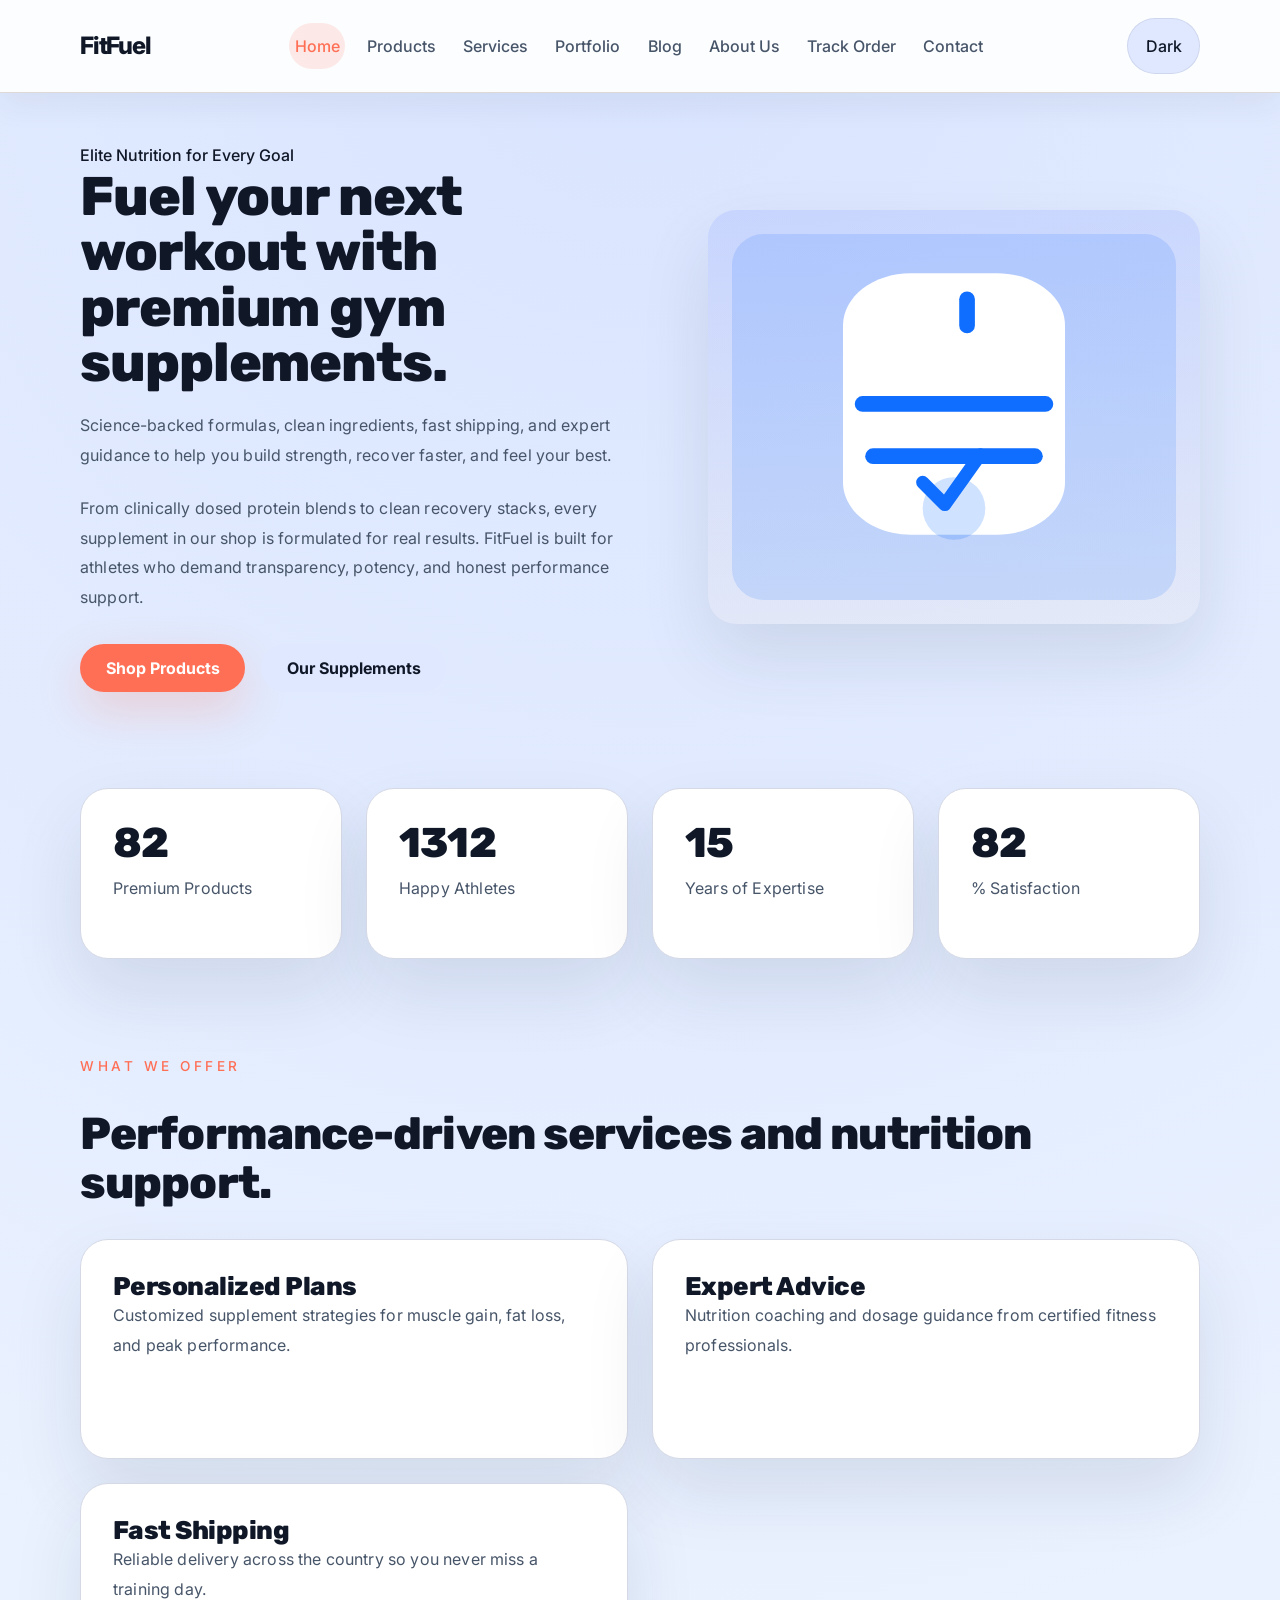
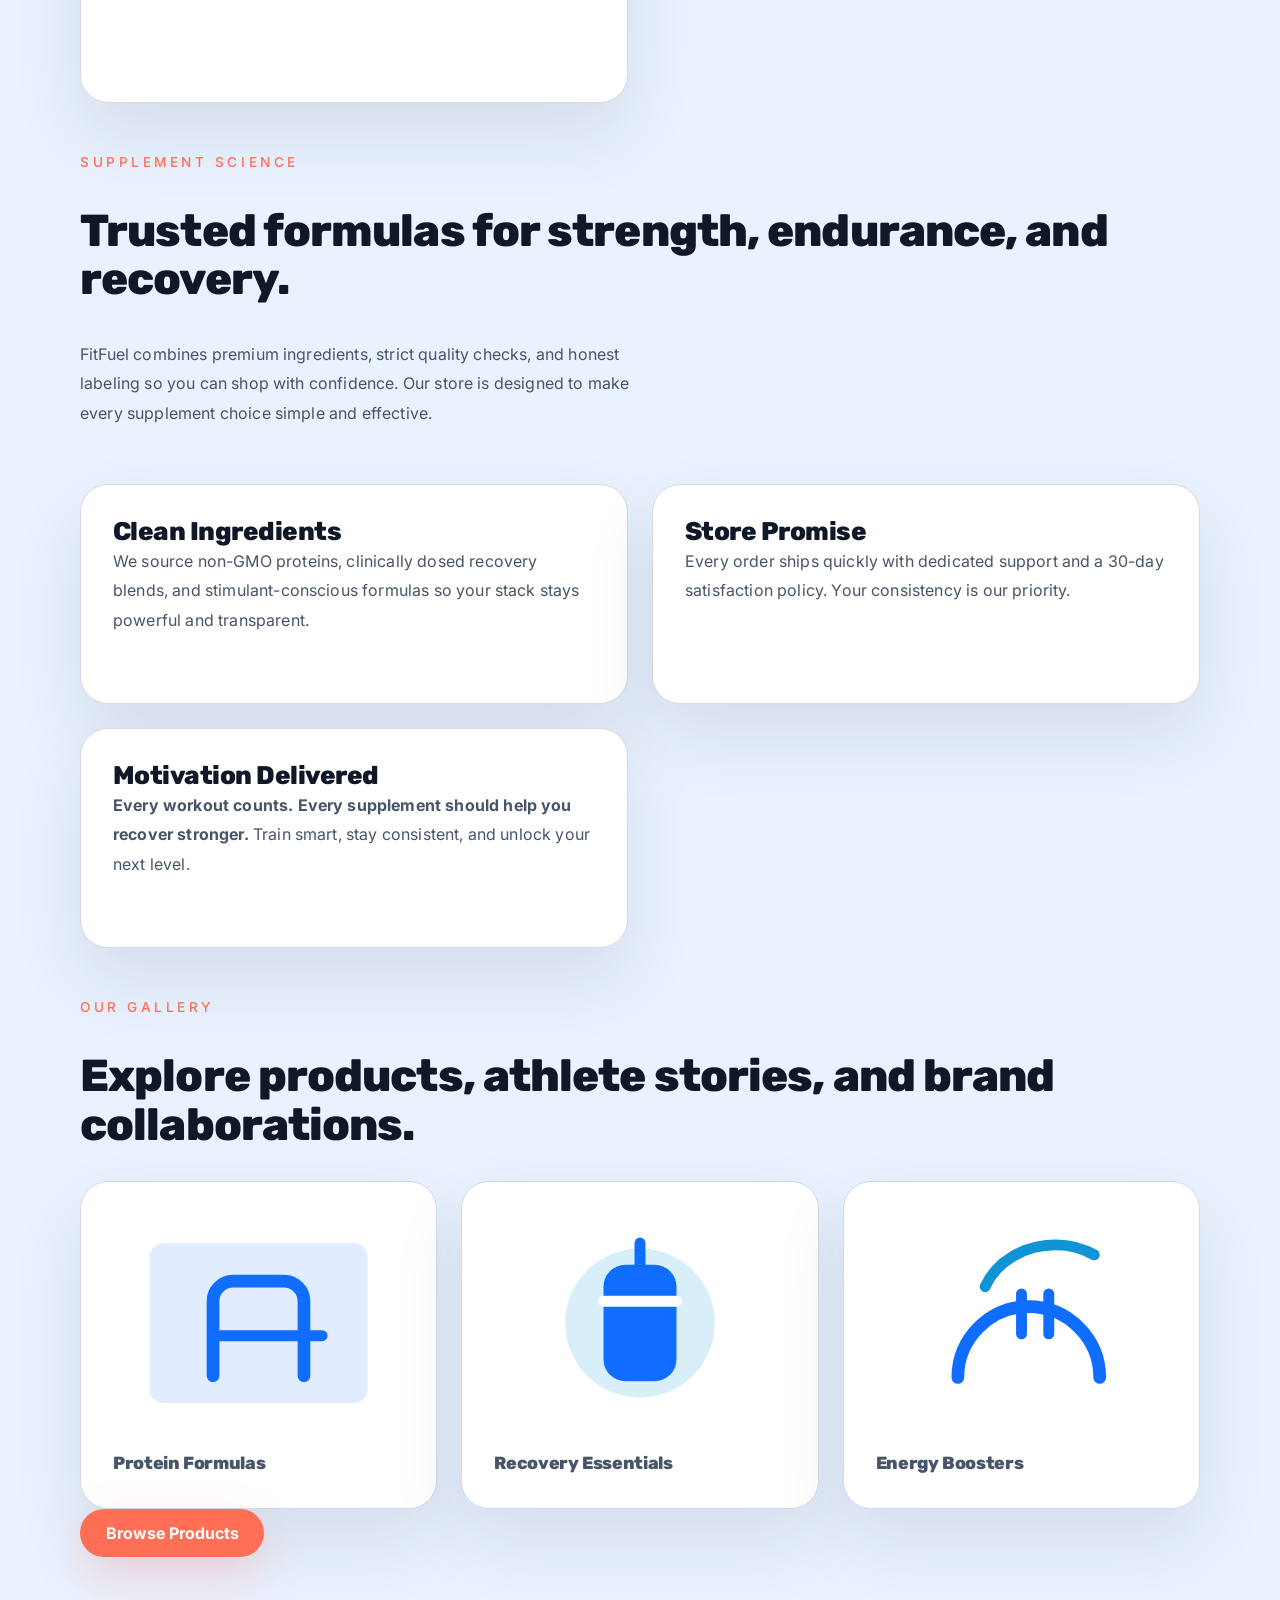
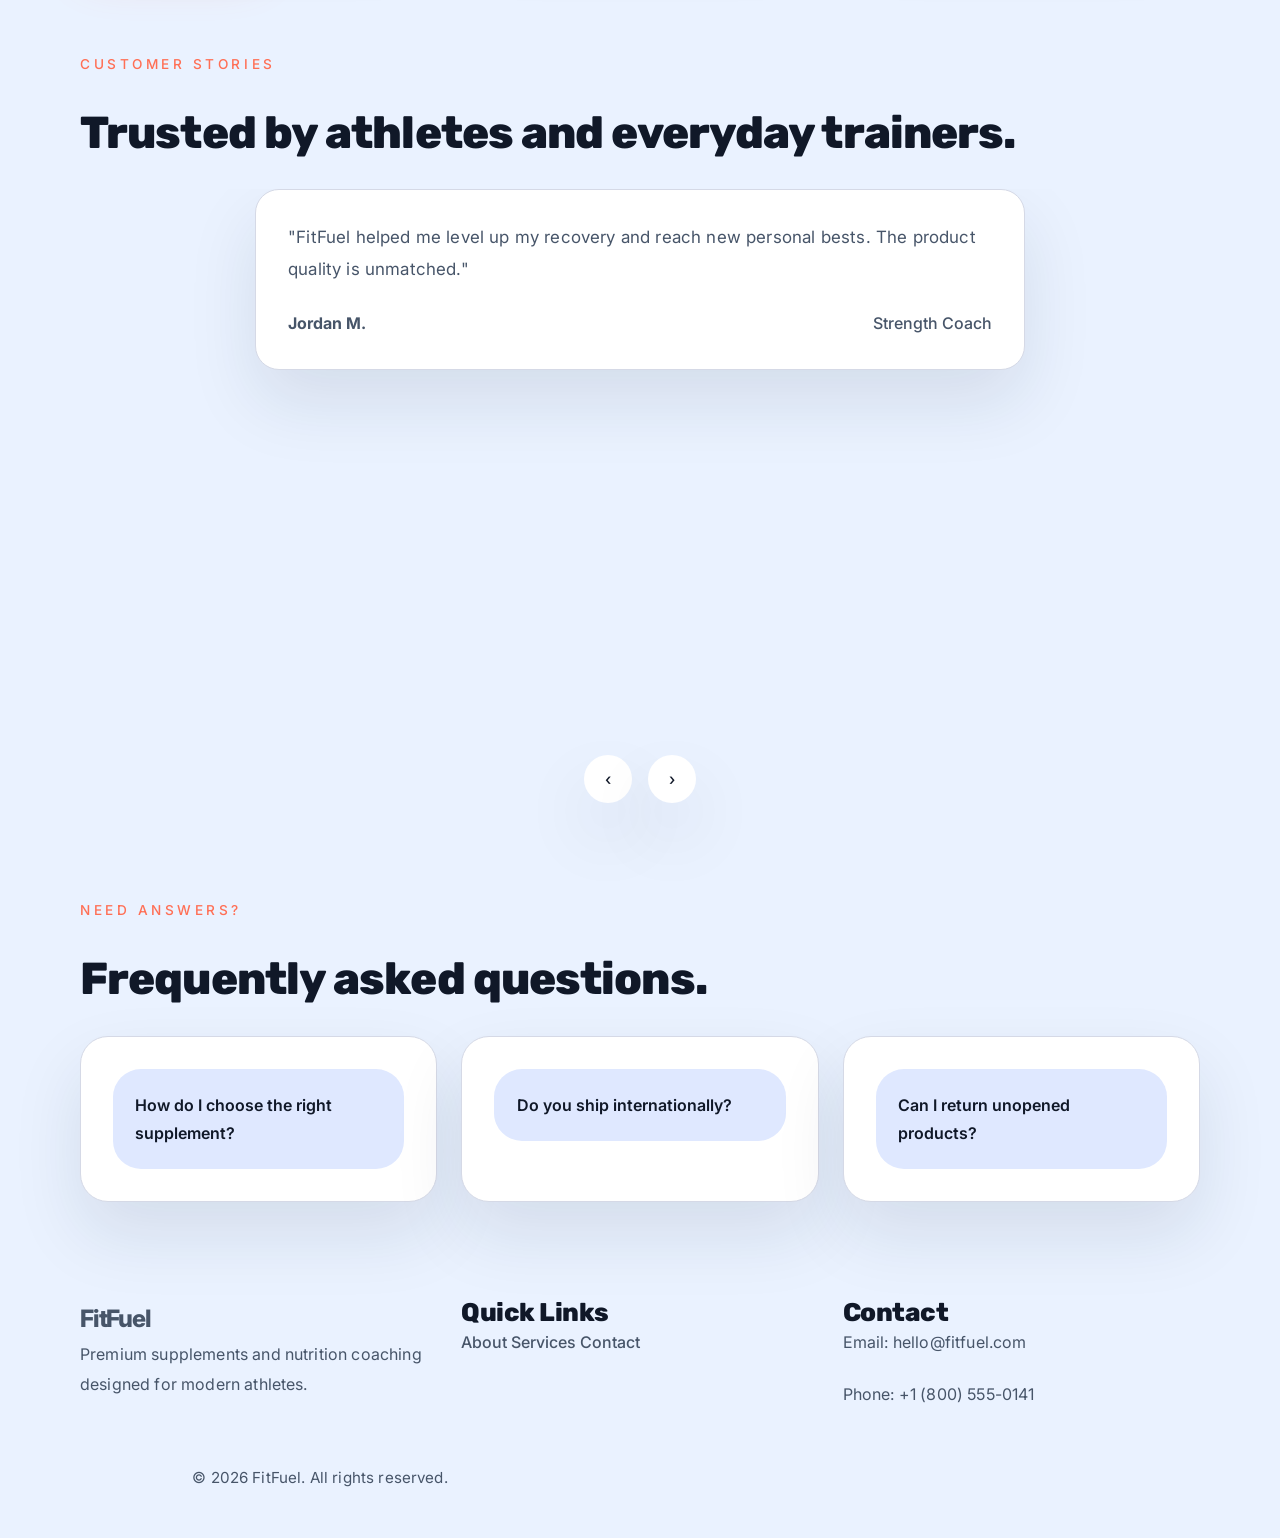
<file: index.html>
<!DOCTYPE html>
<html lang="en">
<head>
  <meta charset="UTF-8" />
  <meta name="viewport" content="width=device-width, initial-scale=1.0" />
  <title>Gym Supplements Store | Home</title>
  <meta name="description" content="Modern gym supplement store with premium supplements, expert advice, and lifestyle products." />
  <link rel="preconnect" href="https://fonts.googleapis.com" />
  <link rel="preconnect" href="https://fonts.gstatic.com" crossorigin />
  <link href="https://fonts.googleapis.com/css2?family=Inter:wght@400;500;600;700&family=Rubik:wght@500;600;700;800&display=swap" rel="stylesheet" />
  <link rel="stylesheet" href="css/style.css" />
  <link rel="stylesheet" href="css/responsive.css" />
</head>
<body data-page="home">
  <div class="page-loader" id="page-loader" aria-hidden="true">
    <div class="loader-ring"></div>
    <p>Loading premium fitness solutions...</p>
  </div>

  <header class="site-header" id="main-header">
    <div class="container header-inner">
      <a href="index.html" class="brand" aria-label="Gym Supplements Home">FitFuel</a>
      <button class="nav-toggle" aria-label="Toggle navigation" id="nav-toggle">
        <span></span><span></span><span></span>
      </button>
      <nav class="nav" id="site-nav" aria-label="Primary navigation">
        <a href="index.html" class="nav-link">Home</a>
        <a href="products.html" class="nav-link">Products</a>
        <a href="services.html" class="nav-link">Services</a>
        <a href="portfolio.html" class="nav-link">Portfolio</a>
        <a href="blog.html" class="nav-link">Blog</a>
        <a href="about.html" class="nav-link">About Us</a>
        <a href="track-order.html" class="nav-link">Track Order</a>
        <a href="contact.html" class="nav-link">Contact</a>
      </nav>
      <div class="header-actions">
        <button class="theme-toggle" id="theme-toggle" aria-label="Toggle dark mode">Dark</button>
      </div>
    </div>
  </header>

  <main>
    <section class="hero-section" id="hero">
      <div class="container hero-grid">
        <div class="hero-copy">
          <span class="eyebrow">Elite Nutrition for Every Goal</span>
          <h1>Fuel your next workout with premium gym supplements.</h1>
          <p>Science-backed formulas, clean ingredients, fast shipping, and expert guidance to help you build strength, recover faster, and feel your best.</p>
          <p>From clinically dosed protein blends to clean recovery stacks, every supplement in our shop is formulated for real results. FitFuel is built for athletes who demand transparency, potency, and honest performance support.</p>
          <div class="hero-actions">
            <a href="products.html" class="button button-primary">Shop Products</a>
            <a href="#features" class="button button-secondary">Our Supplements</a>
          </div>
        </div>
        <div class="hero-visual" aria-hidden="true">
          <img src="images/hero-shake.svg" alt="Fitness supplement shake illustration" />
        </div>
      </div>
    </section>

    <section class="stats-section reveal" id="features">
      <div class="container stats-grid">
        <article class="stat-card">
          <h2 class="counter" data-target="120">0</h2>
          <p>Premium Products</p>
        </article>
        <article class="stat-card">
          <h2 class="counter" data-target="2500">0</h2>
          <p>Happy Athletes</p>
        </article>
        <article class="stat-card">
          <h2 class="counter" data-target="15">0</h2>
          <p>Years of Expertise</p>
        </article>
        <article class="stat-card">
          <h2 class="counter" data-target="99">0</h2>
          <p>% Satisfaction</p>
        </article>
      </div>
    </section>

    <section class="service-preview reveal">
      <div class="container section-heading">
        <small>What we offer</small>
        <h2>Performance-driven services and nutrition support.</h2>
      </div>
      <div class="container cards-grid">
        <article class="feature-card">
          <h3>Personalized Plans</h3>
          <p>Customized supplement strategies for muscle gain, fat loss, and peak performance.</p>
        </article>
        <article class="feature-card">
          <h3>Expert Advice</h3>
          <p>Nutrition coaching and dosage guidance from certified fitness professionals.</p>
        </article>
        <article class="feature-card">
          <h3>Fast Shipping</h3>
          <p>Reliable delivery across the country so you never miss a training day.</p>
        </article>
      </div>
    </section>

    <section class="info-section reveal">
      <div class="container section-heading">
        <small>Supplement science</small>
        <h2>Trusted formulas for strength, endurance, and recovery.</h2>
        <p>FitFuel combines premium ingredients, strict quality checks, and honest labeling so you can shop with confidence. Our store is designed to make every supplement choice simple and effective.</p>
      </div>
      <div class="container cards-grid">
        <article class="feature-card">
          <h3>Clean Ingredients</h3>
          <p>We source non-GMO proteins, clinically dosed recovery blends, and stimulant-conscious formulas so your stack stays powerful and transparent.</p>
        </article>
        <article class="feature-card">
          <h3>Store Promise</h3>
          <p>Every order ships quickly with dedicated support and a 30-day satisfaction policy. Your consistency is our priority.</p>
        </article>
        <article class="feature-card">
          <h3>Motivation Delivered</h3>
          <p><strong>Every workout counts. Every supplement should help you recover stronger.</strong> Train smart, stay consistent, and unlock your next level.</p>
        </article>
      </div>
    </section>

    <section class="gallery-preview reveal" id="portfolio-preview">
      <div class="container section-heading">
        <small>Our gallery</small>
        <h2>Explore products, athlete stories, and brand collaborations.</h2>
      </div>
      <div class="container portfolio-grid">
        <article class="portfolio-item">
          <img src="images/portfolio1.svg" alt="Protein supplement bottle" />
          <h4>Protein Formulas</h4>
        </article>
        <article class="portfolio-item">
          <img src="images/portfolio2.svg" alt="Supplement capsules" />
          <h4>Recovery Essentials</h4>
        </article>
        <article class="portfolio-item">
          <img src="images/portfolio3.svg" alt="Pre-workout drink" />
          <h4>Energy Boosters</h4>
        </article>
      </div>
      <div class="container cta-row">
        <a href="products.html" class="button button-primary">Browse Products</a>
      </div>
    </section>

    <section class="testimonial-section reveal" id="testimonials">
      <div class="container section-heading">
        <small>Customer stories</small>
        <h2>Trusted by athletes and everyday trainers.</h2>
      </div>
      <div class="container testimonial-slider" id="testimonial-slider" aria-live="polite">
        <article class="testimonial-card active">
          <p>"FitFuel helped me level up my recovery and reach new personal bests. The product quality is unmatched."</p>
          <footer>
            <strong>Jordan M.</strong>
            <span>Strength Coach</span>
          </footer>
        </article>
        <article class="testimonial-card">
          <p>"The supplement plan was easy to follow and delivered results faster than I expected. Great customer service too."</p>
          <footer>
            <strong>Leah R.</strong>
            <span>Fitness Enthusiast</span>
          </footer>
        </article>
        <article class="testimonial-card">
          <p>"Clean ingredients, sharp branding, and fast shipping. I now recommend FitFuel to my training group."</p>
          <footer>
            <strong>Marcus D.</strong>
            <span>Bodybuilder</span>
          </footer>
        </article>
      </div>
      <div class="slider-controls">
        <button class="slider-button" id="prev-testimonial" aria-label="Previous testimonial">‹</button>
        <button class="slider-button" id="next-testimonial" aria-label="Next testimonial">›</button>
      </div>
    </section>

    <section class="faq-section reveal" id="faq">
      <div class="container section-heading">
        <small>Need answers?</small>
        <h2>Frequently asked questions.</h2>
      </div>
      <div class="container faq-grid">
        <article class="faq-item">
          <button class="faq-question" aria-expanded="false">How do I choose the right supplement?</button>
          <div class="faq-answer">
            <p>Match your goals to the product type, prioritize clean ingredients, and consult our nutrition guides for dosage and timing.</p>
          </div>
        </article>
        <article class="faq-item">
          <button class="faq-question" aria-expanded="false">Do you ship internationally?</button>
          <div class="faq-answer">
            <p>Yes, we ship worldwide. Delivery times vary by destination, and you can check shipping estimates during checkout.</p>
          </div>
        </article>
        <article class="faq-item">
          <button class="faq-question" aria-expanded="false">Can I return unopened products?</button>
          <div class="faq-answer">
            <p>We offer a 30-day satisfaction guarantee for unopened supplements. Contact support for returns and exchanges.</p>
          </div>
        </article>
      </div>
    </section>
  </main>

  <button class="scroll-top" id="scroll-top" aria-label="Scroll back to top">↑</button>

  <footer class="site-footer">
    <div class="container footer-grid">
      <div>
        <a href="index.html" class="brand">FitFuel</a>
        <p>Premium supplements and nutrition coaching designed for modern athletes.</p>
      </div>
      <div>
        <h3>Quick Links</h3>
        <nav aria-label="Footer navigation">
          <a href="about.html">About</a>
          <a href="services.html">Services</a>
          <a href="contact.html">Contact</a>
        </nav>
      </div>
      <div>
        <h3>Contact</h3>
        <p>Email: hello@fitfuel.com</p>
        <p>Phone: +1 (800) 555-0141</p>
      </div>
    </div>
    <p class="footer-note">© 2026 FitFuel. All rights reserved.</p>
  </footer>

  <script src="js/animations.js"></script>
  <script src="js/main.js"></script>
  <script src="js/validation.js"></script>
  <script src="https://cdn.botpress.cloud/webchat/v3.6/inject.js"></script>
  <script src="https://files.bpcontent.cloud/2026/06/03/11/20260603115909-3HS0OF7H.js" defer></script>
</body>
</html>
</file>
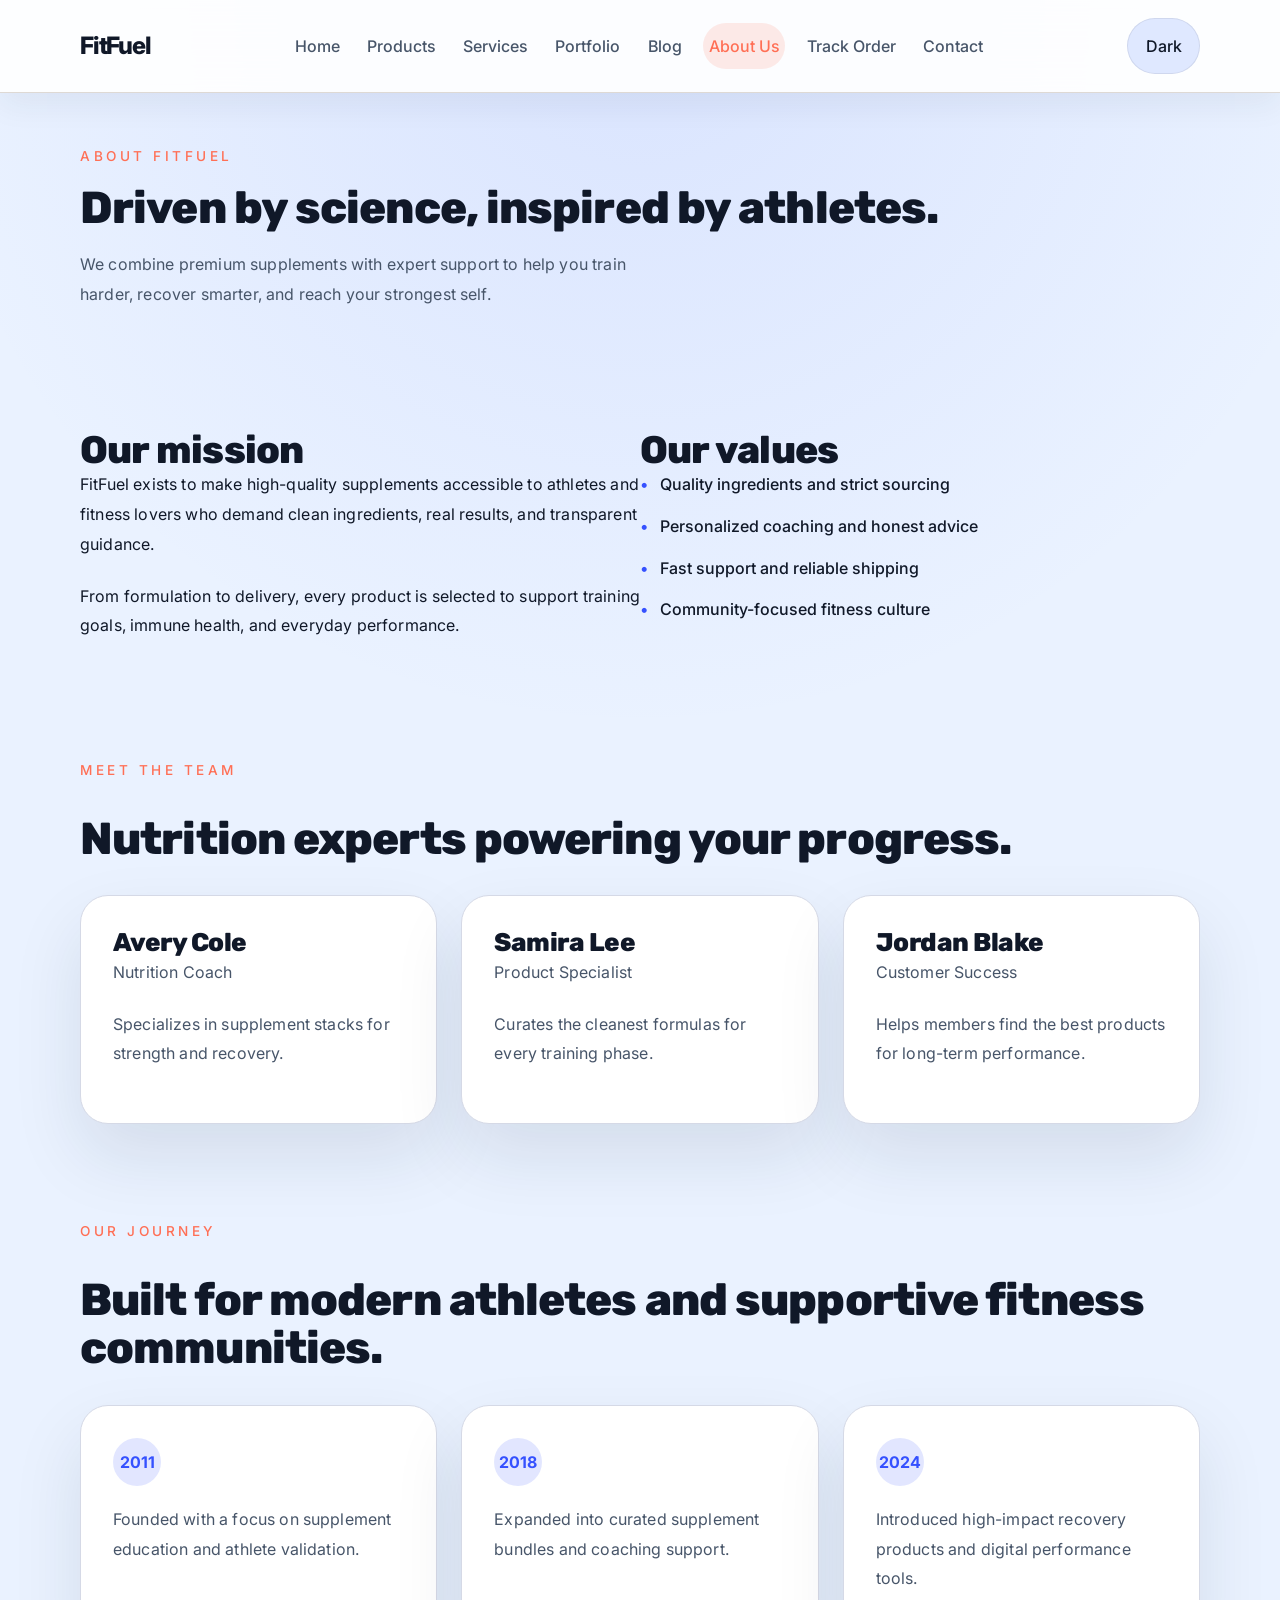
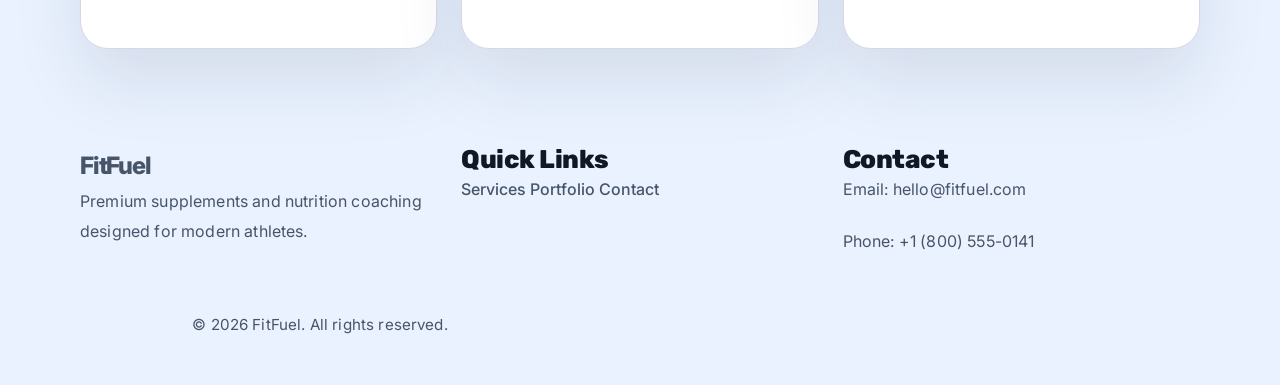
<file: about.html>
<!DOCTYPE html>
<html lang="en">
<head>
  <meta charset="UTF-8" />
  <meta name="viewport" content="width=device-width, initial-scale=1.0" />
  <title>About Us | FitFuel</title>
  <meta name="description" content="Learn about FitFuel, our mission, values, and expert team in the gym supplement industry." />
  <link rel="preconnect" href="https://fonts.googleapis.com" />
  <link rel="preconnect" href="https://fonts.gstatic.com" crossorigin />
  <link href="https://fonts.googleapis.com/css2?family=Inter:wght@400;500;600;700&family=Rubik:wght@500;600;700;800&display=swap" rel="stylesheet" />
  <link rel="stylesheet" href="css/style.css" />
  <link rel="stylesheet" href="css/responsive.css" />
</head>
<body data-page="about">
  <div class="page-loader" id="page-loader" aria-hidden="true">
    <div class="loader-ring"></div>
    <p>Loading our story...</p>
  </div>

  <header class="site-header" id="main-header">
    <div class="container header-inner">
      <a href="index.html" class="brand" aria-label="Gym Supplements Home">FitFuel</a>
      <button class="nav-toggle" aria-label="Toggle navigation" id="nav-toggle">
        <span></span><span></span><span></span>
      </button>
      <nav class="nav" id="site-nav" aria-label="Primary navigation">
        <a href="index.html" class="nav-link">Home</a>
        <a href="products.html" class="nav-link">Products</a>
        <a href="services.html" class="nav-link">Services</a>
        <a href="portfolio.html" class="nav-link">Portfolio</a>
        <a href="blog.html" class="nav-link">Blog</a>
        <a href="about.html" class="nav-link">About Us</a>
        <a href="track-order.html" class="nav-link">Track Order</a>
        <a href="contact.html" class="nav-link">Contact</a>
      </nav>
      <div class="header-actions">
        <button class="theme-toggle" id="theme-toggle" aria-label="Toggle dark mode">Dark</button>
      </div>
    </div>
  </header>

  <main>
    <section class="page-hero reveal">
      <div class="container hero-copy">
        <small>About FitFuel</small>
        <h1>Driven by science, inspired by athletes.</h1>
        <p>We combine premium supplements with expert support to help you train harder, recover smarter, and reach your strongest self.</p>
      </div>
    </section>

    <section class="about-overview reveal">
      <div class="container grid-two">
        <div>
          <h2>Our mission</h2>
          <p>FitFuel exists to make high-quality supplements accessible to athletes and fitness lovers who demand clean ingredients, real results, and transparent guidance.</p>
          <p>From formulation to delivery, every product is selected to support training goals, immune health, and everyday performance.</p>
        </div>
        <div>
          <h2>Our values</h2>
          <ul class="about-list">
            <li>Quality ingredients and strict sourcing</li>
            <li>Personalized coaching and honest advice</li>
            <li>Fast support and reliable shipping</li>
            <li>Community-focused fitness culture</li>
          </ul>
        </div>
      </div>
    </section>

    <section class="team-section reveal">
      <div class="container section-heading">
        <small>Meet the team</small>
        <h2>Nutrition experts powering your progress.</h2>
      </div>
      <div class="container team-grid">
        <article class="team-card">
          <h3>Avery Cole</h3>
          <p>Nutrition Coach</p>
          <p>Specializes in supplement stacks for strength and recovery.</p>
        </article>
        <article class="team-card">
          <h3>Samira Lee</h3>
          <p>Product Specialist</p>
          <p>Curates the cleanest formulas for every training phase.</p>
        </article>
        <article class="team-card">
          <h3>Jordan Blake</h3>
          <p>Customer Success</p>
          <p>Helps members find the best products for long-term performance.</p>
        </article>
      </div>
    </section>

    <section class="roadmap-section reveal">
      <div class="container section-heading">
        <small>Our journey</small>
        <h2>Built for modern athletes and supportive fitness communities.</h2>
      </div>
      <div class="container timeline-grid">
        <article class="timeline-item">
          <span>2011</span>
          <p>Founded with a focus on supplement education and athlete validation.</p>
        </article>
        <article class="timeline-item">
          <span>2018</span>
          <p>Expanded into curated supplement bundles and coaching support.</p>
        </article>
        <article class="timeline-item">
          <span>2024</span>
          <p>Introduced high-impact recovery products and digital performance tools.</p>
        </article>
      </div>
    </section>
  </main>

  <button class="scroll-top" id="scroll-top" aria-label="Scroll back to top">↑</button>

  <footer class="site-footer">
    <div class="container footer-grid">
      <div>
        <a href="index.html" class="brand">FitFuel</a>
        <p>Premium supplements and nutrition coaching designed for modern athletes.</p>
      </div>
      <div>
        <h3>Quick Links</h3>
        <nav aria-label="Footer navigation">
          <a href="services.html">Services</a>
          <a href="portfolio.html">Portfolio</a>
          <a href="contact.html">Contact</a>
        </nav>
      </div>
      <div>
        <h3>Contact</h3>
        <p>Email: hello@fitfuel.com</p>
        <p>Phone: +1 (800) 555-0141</p>
      </div>
    </div>
    <p class="footer-note">© 2026 FitFuel. All rights reserved.</p>
  </footer>

  <script src="js/animations.js"></script>
  <script src="js/main.js"></script>
  <script src="js/validation.js"></script>
  <script src="https://cdn.botpress.cloud/webchat/v3.6/inject.js"></script>
  <script src="https://files.bpcontent.cloud/2026/06/03/11/20260603115909-3HS0OF7H.js" defer></script>
</body>
</html>
</file>
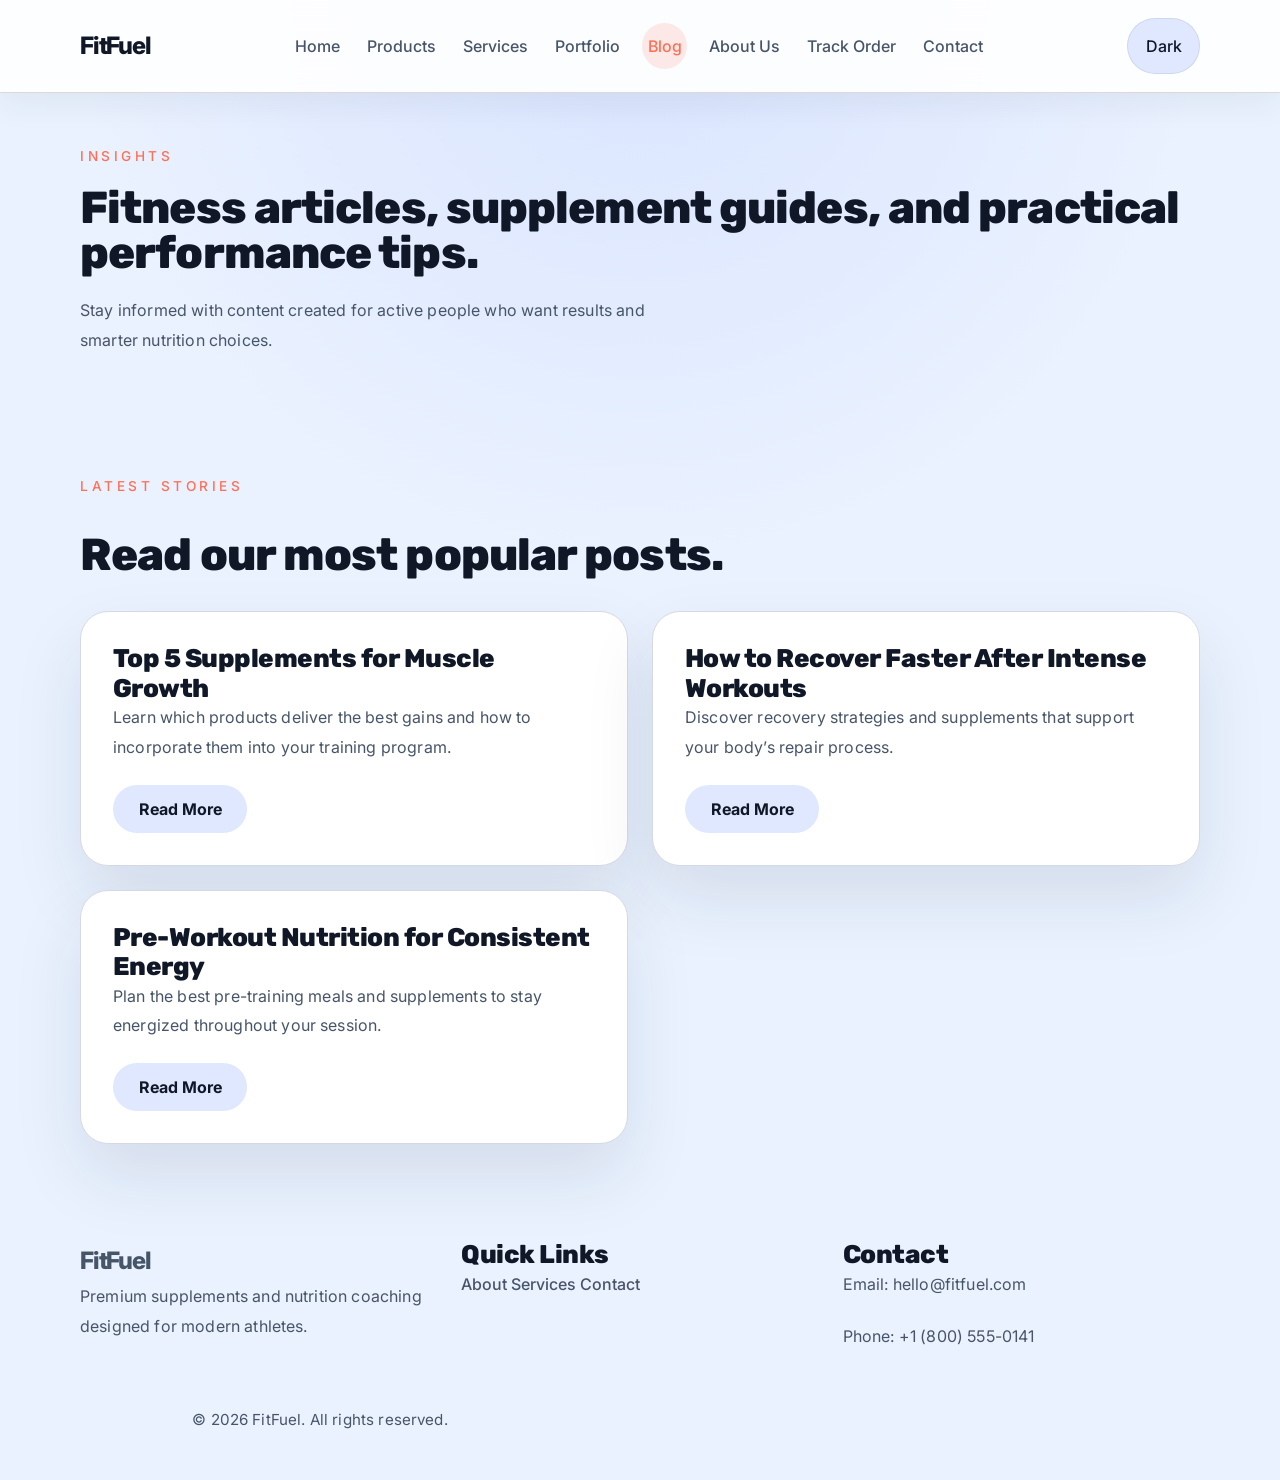
<file: blog.html>
<!DOCTYPE html>
<html lang="en">
<head>
  <meta charset="UTF-8" />
  <meta name="viewport" content="width=device-width, initial-scale=1.0" />
  <title>Blog | FitFuel</title>
  <meta name="description" content="Read the latest fitness tips, supplement guides, and performance articles from FitFuel." />
  <link rel="preconnect" href="https://fonts.googleapis.com" />
  <link rel="preconnect" href="https://fonts.gstatic.com" crossorigin />
  <link href="https://fonts.googleapis.com/css2?family=Inter:wght@400;500;600;700&family=Rubik:wght@500;600;700;800&display=swap" rel="stylesheet" />
  <link rel="stylesheet" href="css/style.css" />
  <link rel="stylesheet" href="css/responsive.css" />
</head>
<body data-page="blog">
  <div class="page-loader" id="page-loader" aria-hidden="true">
    <div class="loader-ring"></div>
    <p>Loading fresh insights...</p>
  </div>

  <header class="site-header" id="main-header">
    <div class="container header-inner">
      <a href="index.html" class="brand" aria-label="Gym Supplements Home">FitFuel</a>
      <button class="nav-toggle" aria-label="Toggle navigation" id="nav-toggle">
        <span></span><span></span><span></span>
      </button>
      <nav class="nav" id="site-nav" aria-label="Primary navigation">
        <a href="index.html" class="nav-link">Home</a>
        <a href="products.html" class="nav-link">Products</a>
        <a href="services.html" class="nav-link">Services</a>
        <a href="portfolio.html" class="nav-link">Portfolio</a>
        <a href="blog.html" class="nav-link">Blog</a>
        <a href="about.html" class="nav-link">About Us</a>
        <a href="track-order.html" class="nav-link">Track Order</a>
        <a href="contact.html" class="nav-link">Contact</a>
      </nav>
      <div class="header-actions">
        <button class="theme-toggle" id="theme-toggle" aria-label="Toggle dark mode">Dark</button>
      </div>
    </div>
  </header>

  <main>
    <section class="page-hero reveal">
      <div class="container hero-copy">
        <small>Insights</small>
        <h1>Fitness articles, supplement guides, and practical performance tips.</h1>
        <p>Stay informed with content created for active people who want results and smarter nutrition choices.</p>
      </div>
    </section>

    <section class="blog-grid reveal">
      <div class="container section-heading">
        <small>Latest stories</small>
        <h2>Read our most popular posts.</h2>
      </div>
      <div class="container cards-grid">
        <article class="blog-card">
          <h3>Top 5 Supplements for Muscle Growth</h3>
          <p>Learn which products deliver the best gains and how to incorporate them into your training program.</p>
          <a href="#" class="button button-secondary">Read More</a>
        </article>
        <article class="blog-card">
          <h3>How to Recover Faster After Intense Workouts</h3>
          <p>Discover recovery strategies and supplements that support your body’s repair process.</p>
          <a href="#" class="button button-secondary">Read More</a>
        </article>
        <article class="blog-card">
          <h3>Pre-Workout Nutrition for Consistent Energy</h3>
          <p>Plan the best pre-training meals and supplements to stay energized throughout your session.</p>
          <a href="#" class="button button-secondary">Read More</a>
        </article>
      </div>
    </section>
  </main>

  <button class="scroll-top" id="scroll-top" aria-label="Scroll back to top">↑</button>

  <footer class="site-footer">
    <div class="container footer-grid">
      <div>
        <a href="index.html" class="brand">FitFuel</a>
        <p>Premium supplements and nutrition coaching designed for modern athletes.</p>
      </div>
      <div>
        <h3>Quick Links</h3>
        <nav aria-label="Footer navigation">
          <a href="about.html">About</a>
          <a href="services.html">Services</a>
          <a href="contact.html">Contact</a>
        </nav>
      </div>
      <div>
        <h3>Contact</h3>
        <p>Email: hello@fitfuel.com</p>
        <p>Phone: +1 (800) 555-0141</p>
      </div>
    </div>
    <p class="footer-note">© 2026 FitFuel. All rights reserved.</p>
  </footer>

  <script src="js/animations.js"></script>
  <script src="js/main.js"></script>
  <script src="js/validation.js"></script>
  <script src="https://cdn.botpress.cloud/webchat/v3.6/inject.js"></script>
  <script src="https://files.bpcontent.cloud/2026/06/03/11/20260603115909-3HS0OF7H.js" defer></script>
</body>
</html>
</file>
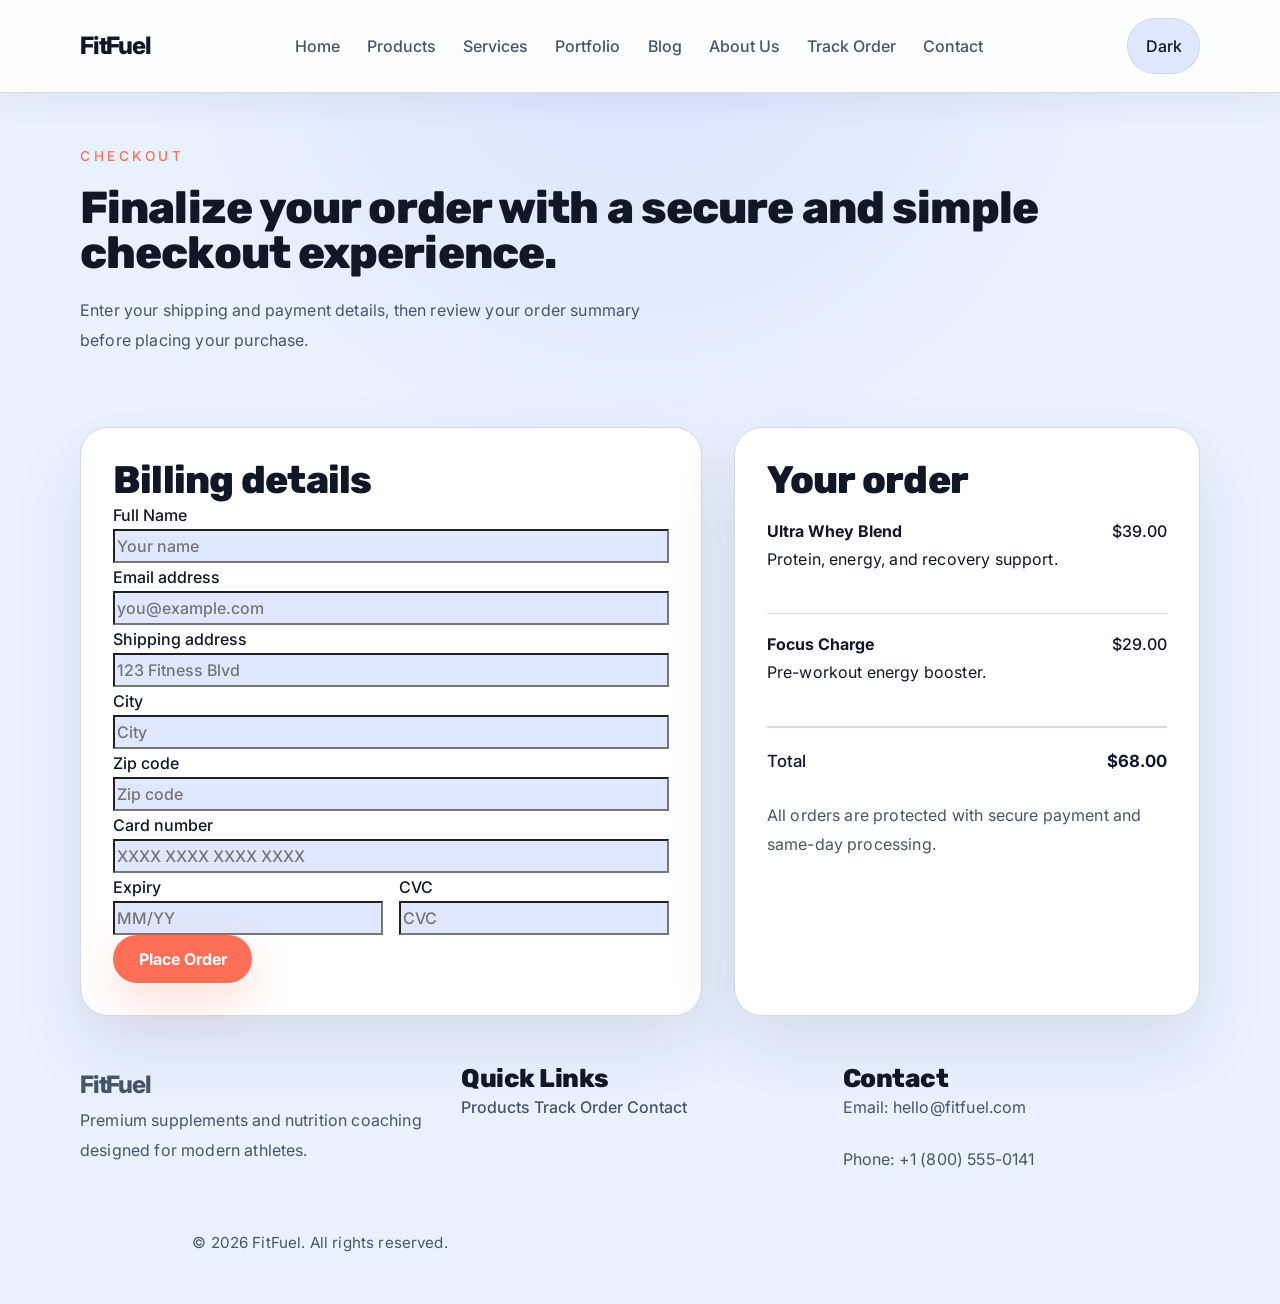
<file: checkout.html>
<!DOCTYPE html>
<html lang="en">
<head>
  <meta charset="UTF-8" />
  <meta name="viewport" content="width=device-width, initial-scale=1.0" />
  <title>Checkout | FitFuel</title>
  <meta name="description" content="Complete your purchase quickly and securely with FitFuel's checkout page." />
  <link rel="preconnect" href="https://fonts.googleapis.com" />
  <link rel="preconnect" href="https://fonts.gstatic.com" crossorigin />
  <link href="https://fonts.googleapis.com/css2?family=Inter:wght@400;500;600;700&family=Rubik:wght@500;600;700;800&display=swap" rel="stylesheet" />
  <link rel="stylesheet" href="css/style.css" />
  <link rel="stylesheet" href="css/responsive.css" />
</head>
<body data-page="checkout">
  <div class="page-loader" id="page-loader" aria-hidden="true">
    <div class="loader-ring"></div>
    <p>Securing your checkout...</p>
  </div>

  <header class="site-header" id="main-header">
    <div class="container header-inner">
      <a href="index.html" class="brand" aria-label="Gym Supplements Home">FitFuel</a>
      <button class="nav-toggle" aria-label="Toggle navigation" id="nav-toggle">
        <span></span><span></span><span></span>
      </button>
      <nav class="nav" id="site-nav" aria-label="Primary navigation">
        <a href="index.html" class="nav-link">Home</a>
        <a href="products.html" class="nav-link">Products</a>
        <a href="services.html" class="nav-link">Services</a>
        <a href="portfolio.html" class="nav-link">Portfolio</a>
        <a href="blog.html" class="nav-link">Blog</a>
        <a href="about.html" class="nav-link">About Us</a>
        <a href="track-order.html" class="nav-link">Track Order</a>
        <a href="contact.html" class="nav-link">Contact</a>
      </nav>
      <div class="header-actions">
        <button class="theme-toggle" id="theme-toggle" aria-label="Toggle dark mode">Dark</button>
      </div>
    </div>
  </header>

  <main>
    <section class="page-hero reveal">
      <div class="container hero-copy">
        <small>Checkout</small>
        <h1>Finalize your order with a secure and simple checkout experience.</h1>
        <p>Enter your shipping and payment details, then review your order summary before placing your purchase.</p>
      </div>
    </section>

    <section class="checkout-section reveal">
      <div class="container checkout-grid">
        <form class="checkout-form">
          <h2>Billing details</h2>
          <label for="full-name">Full Name</label>
          <input type="text" id="full-name" name="full-name" placeholder="Your name" required />

          <label for="checkout-email">Email address</label>
          <input type="email" id="checkout-email" name="checkout-email" placeholder="you@example.com" required />

          <label for="address">Shipping address</label>
          <input type="text" id="address" name="address" placeholder="123 Fitness Blvd" required />

          <label for="city">City</label>
          <input type="text" id="city" name="city" placeholder="City" required />

          <label for="zip">Zip code</label>
          <input type="text" id="zip" name="zip" placeholder="Zip code" required />

          <label for="card">Card number</label>
          <input type="text" id="card" name="card" placeholder="XXXX XXXX XXXX XXXX" required />

          <div class="checkout-row">
            <div>
              <label for="expiry">Expiry</label>
              <input type="text" id="expiry" name="expiry" placeholder="MM/YY" required />
            </div>
            <div>
              <label for="cvc">CVC</label>
              <input type="text" id="cvc" name="cvc" placeholder="CVC" required />
            </div>
          </div>

          <button type="submit" class="button button-primary">Place Order</button>
        </form>

        <aside class="summary-card">
          <h2>Your order</h2>
          <div class="summary-item">
            <div>
              <strong>Ultra Whey Blend</strong>
              <p>Protein, energy, and recovery support.</p>
            </div>
            <span>$39.00</span>
          </div>
          <div class="summary-item">
            <div>
              <strong>Focus Charge</strong>
              <p>Pre-workout energy booster.</p>
            </div>
            <span>$29.00</span>
          </div>
          <div class="summary-total">
            <span>Total</span>
            <strong>$68.00</strong>
          </div>
          <p class="summary-note">All orders are protected with secure payment and same-day processing.</p>
        </aside>
      </div>
    </section>
  </main>

  <button class="scroll-top" id="scroll-top" aria-label="Scroll back to top">↑</button>

  <footer class="site-footer">
    <div class="container footer-grid">
      <div>
        <a href="index.html" class="brand">FitFuel</a>
        <p>Premium supplements and nutrition coaching designed for modern athletes.</p>
      </div>
      <div>
        <h3>Quick Links</h3>
        <nav aria-label="Footer navigation">
          <a href="products.html">Products</a>
          <a href="track-order.html">Track Order</a>
          <a href="contact.html">Contact</a>
        </nav>
      </div>
      <div>
        <h3>Contact</h3>
        <p>Email: hello@fitfuel.com</p>
        <p>Phone: +1 (800) 555-0141</p>
      </div>
    </div>
    <p class="footer-note">© 2026 FitFuel. All rights reserved.</p>
  </footer>

  <script src="js/animations.js"></script>
  <script src="js/main.js"></script>
  <script src="js/validation.js"></script>
  <script src="https://cdn.botpress.cloud/webchat/v3.6/inject.js"></script>
  <script src="https://files.bpcontent.cloud/2026/06/03/11/20260603115909-3HS0OF7H.js" defer></script>
</body>
</html>
</file>
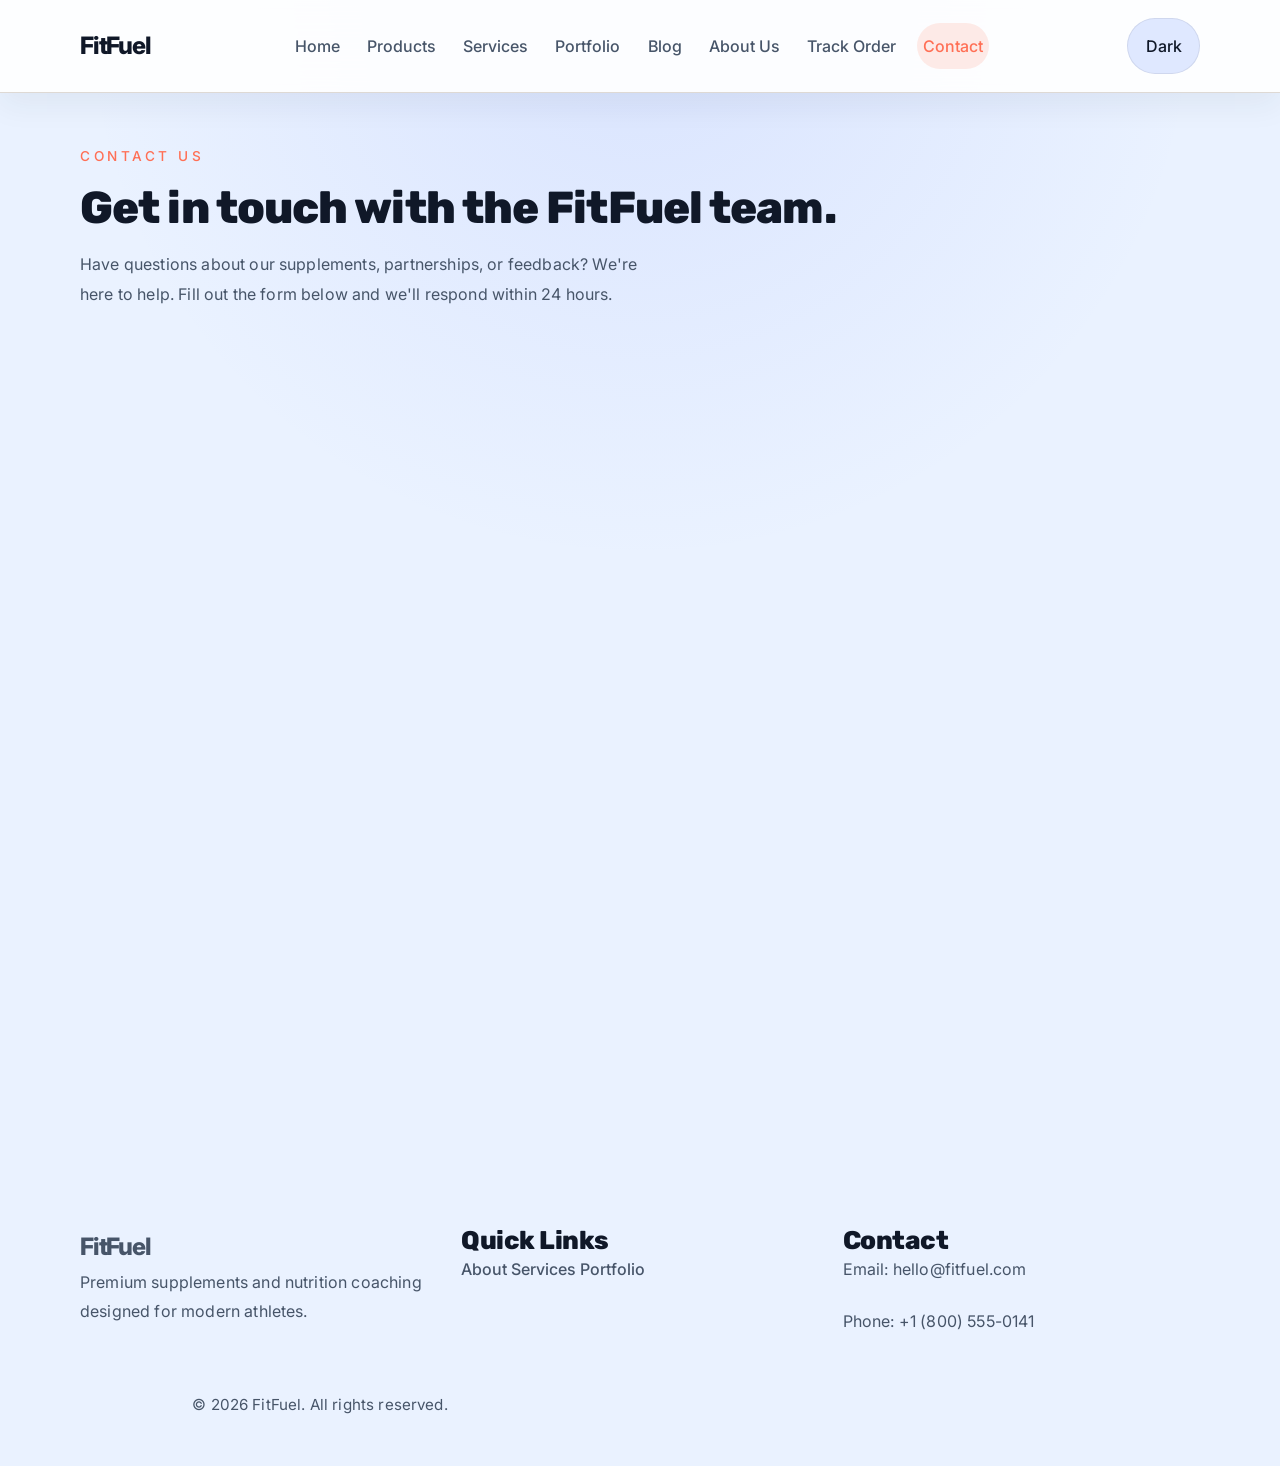
<file: contact.html>
<!DOCTYPE html>
<html lang="en">
<head>
  <meta charset="UTF-8" />
  <meta name="viewport" content="width=device-width, initial-scale=1.0, maximum-scale=1.0, user-scalable=0" />
  <title>Contact | FitFuel</title>
  <meta name="description" content="Get in touch with FitFuel for questions, partnerships, or feedback." />
  <link rel="preconnect" href="https://fonts.googleapis.com" />
  <link rel="preconnect" href="https://fonts.gstatic.com" crossorigin />
  <link href="https://fonts.googleapis.com/css2?family=Inter:wght@400;500;600;700&family=Rubik:wght@500;600;700;800&display=swap" rel="stylesheet" />
  <link rel="stylesheet" href="css/style.css" />
  <link rel="stylesheet" href="css/responsive.css" />
  <script async src="https://tally.so/widgets/embed.js"></script>
  <style type="text/css">
    .tally-embed-frame { position: relative; margin: 0 auto; }
    iframe { border-radius: 28px; }
  </style>
</head>
<body data-page="contact">
  <div class="page-loader" id="page-loader" aria-hidden="true">
    <div class="loader-ring"></div>
    <p>Connecting you to support...</p>
  </div>

  <header class="site-header" id="main-header">
    <div class="container header-inner">
      <a href="index.html" class="brand" aria-label="Gym Supplements Home">FitFuel</a>
      <button class="nav-toggle" aria-label="Toggle navigation" id="nav-toggle">
        <span></span><span></span><span></span>
      </button>
      <nav class="nav" id="site-nav" aria-label="Primary navigation">
        <a href="index.html" class="nav-link">Home</a>
        <a href="products.html" class="nav-link">Products</a>
        <a href="services.html" class="nav-link">Services</a>
        <a href="portfolio.html" class="nav-link">Portfolio</a>
        <a href="blog.html" class="nav-link">Blog</a>
        <a href="about.html" class="nav-link">About Us</a>
        <a href="track-order.html" class="nav-link">Track Order</a>
        <a href="contact.html" class="nav-link">Contact</a>
      </nav>
      <div class="header-actions">
        <button class="theme-toggle" id="theme-toggle" aria-label="Toggle dark mode">Dark</button>
      </div>
    </div>
  </header>

  <main>
    <section class="page-hero reveal">
      <div class="container hero-copy">
        <small>Contact Us</small>
        <h1>Get in touch with the FitFuel team.</h1>
        <p>Have questions about our supplements, partnerships, or feedback? We're here to help. Fill out the form below and we'll respond within 24 hours.</p>
      </div>
    </section>

    <section class="contact-form-section reveal" style="padding: 3rem 0;">
      <div class="container">
        <div class="tally-embed-frame" style="min-height: 700px;">
          <iframe data-tally-src="https://tally.so/r/ZjeaAo?transparentBackground=1" width="100%" height="700" frameborder="0" marginheight="0" marginwidth="0" title="FitFuel Contact Form" style="border-radius: 28px; display: block; margin: 0 auto;"></iframe>
        </div>
      </div>
    </section>
  </main>

  <button class="scroll-top" id="scroll-top" aria-label="Scroll back to top">↑</button>

  <footer class="site-footer">
    <div class="container footer-grid">
      <div>
        <a href="index.html" class="brand">FitFuel</a>
        <p>Premium supplements and nutrition coaching designed for modern athletes.</p>
      </div>
      <div>
        <h3>Quick Links</h3>
        <nav aria-label="Footer navigation">
          <a href="about.html">About</a>
          <a href="services.html">Services</a>
          <a href="portfolio.html">Portfolio</a>
        </nav>
      </div>
      <div>
        <h3>Contact</h3>
        <p>Email: hello@fitfuel.com</p>
        <p>Phone: +1 (800) 555-0141</p>
      </div>
    </div>
    <p class="footer-note">© 2026 FitFuel. All rights reserved.</p>
  </footer>

  <script src="js/animations.js"></script>
  <script src="js/main.js"></script>
  <script src="https://cdn.botpress.cloud/webchat/v3.6/inject.js"></script>
  <script src="https://files.bpcontent.cloud/2026/06/03/11/20260603115909-3HS0OF7H.js" defer></script>
</body>
</html>
</file>
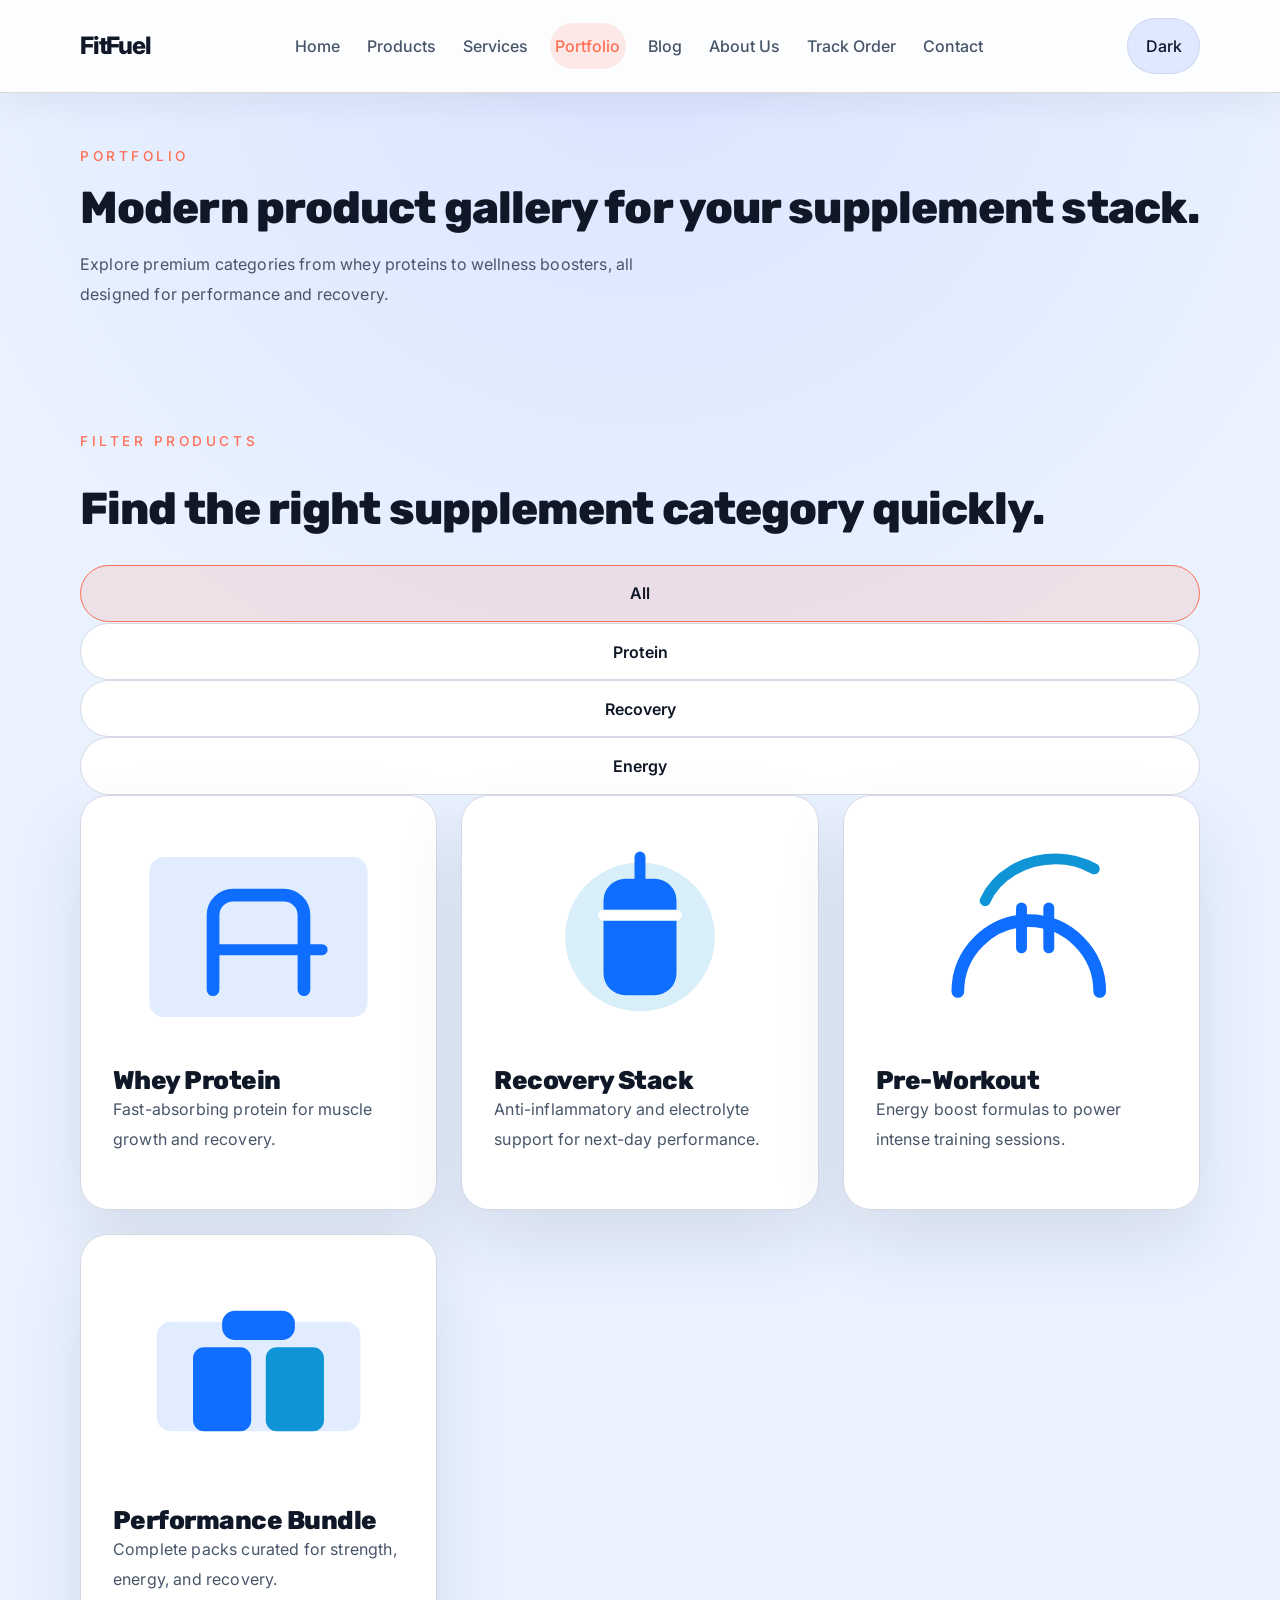
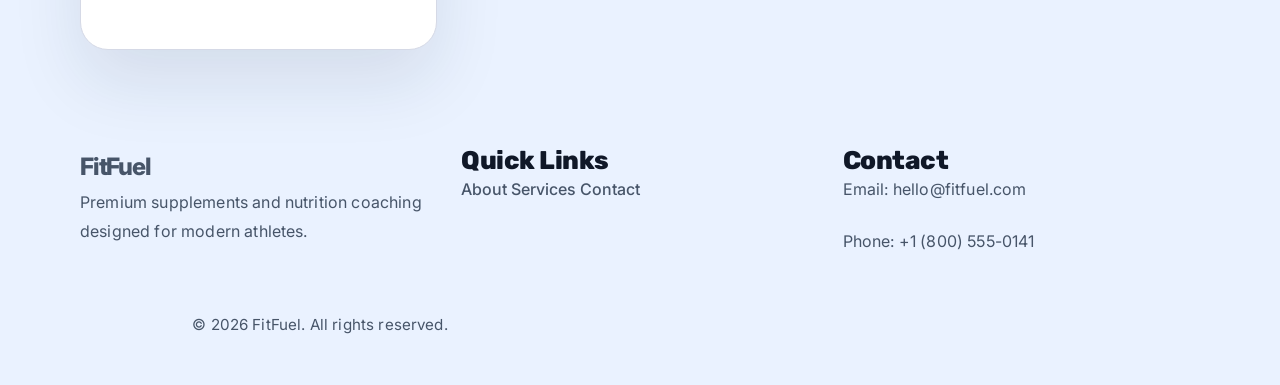
<file: portfolio.html>
<!DOCTYPE html>
<html lang="en">
<head>
  <meta charset="UTF-8" />
  <meta name="viewport" content="width=device-width, initial-scale=1.0" />
  <title>Portfolio | FitFuel</title>
  <meta name="description" content="Browse the FitFuel product gallery and supplement collections for athletes, recovery, and energy support." />
  <link rel="preconnect" href="https://fonts.googleapis.com" />
  <link rel="preconnect" href="https://fonts.gstatic.com" crossorigin />
  <link href="https://fonts.googleapis.com/css2?family=Inter:wght@400;500;600;700&family=Rubik:wght@500;600;700;800&display=swap" rel="stylesheet" />
  <link rel="stylesheet" href="css/style.css" />
  <link rel="stylesheet" href="css/responsive.css" />
</head>
<body data-page="portfolio">
  <div class="page-loader" id="page-loader" aria-hidden="true">
    <div class="loader-ring"></div>
    <p>Loading portfolio...</p>
  </div>

  <header class="site-header" id="main-header">
    <div class="container header-inner">
      <a href="index.html" class="brand" aria-label="Gym Supplements Home">FitFuel</a>
      <button class="nav-toggle" aria-label="Toggle navigation" id="nav-toggle">
        <span></span><span></span><span></span>
      </button>
      <nav class="nav" id="site-nav" aria-label="Primary navigation">
        <a href="index.html" class="nav-link">Home</a>
        <a href="products.html" class="nav-link">Products</a>
        <a href="services.html" class="nav-link">Services</a>
        <a href="portfolio.html" class="nav-link">Portfolio</a>
        <a href="blog.html" class="nav-link">Blog</a>
        <a href="about.html" class="nav-link">About Us</a>
        <a href="track-order.html" class="nav-link">Track Order</a>
        <a href="contact.html" class="nav-link">Contact</a>
      </nav>
      <div class="header-actions">
        <button class="theme-toggle" id="theme-toggle" aria-label="Toggle dark mode">Dark</button>
      </div>
    </div>
  </header>

  <main>
    <section class="page-hero reveal">
      <div class="container hero-copy">
        <small>Portfolio</small>
        <h1>Modern product gallery for your supplement stack.</h1>
        <p>Explore premium categories from whey proteins to wellness boosters, all designed for performance and recovery.</p>
      </div>
    </section>

    <section class="filter-section reveal">
      <div class="container section-heading">
        <small>Filter products</small>
        <h2>Find the right supplement category quickly.</h2>
      </div>
      <div class="container filter-buttons" role="group" aria-label="Portfolio filters">
        <button class="filter-button active" data-filter="all">All</button>
        <button class="filter-button" data-filter="protein">Protein</button>
        <button class="filter-button" data-filter="recovery">Recovery</button>
        <button class="filter-button" data-filter="energy">Energy</button>
      </div>
      <div class="container portfolio-grid" id="portfolio-grid">
        <article class="portfolio-card" data-category="protein">
          <img src="images/portfolio1.svg" alt="Whey protein jar" />
          <div>
            <h3>Whey Protein</h3>
            <p>Fast-absorbing protein for muscle growth and recovery.</p>
          </div>
        </article>
        <article class="portfolio-card" data-category="recovery">
          <img src="images/portfolio2.svg" alt="Recovery supplement jar" />
          <div>
            <h3>Recovery Stack</h3>
            <p>Anti-inflammatory and electrolyte support for next-day performance.</p>
          </div>
        </article>
        <article class="portfolio-card" data-category="energy">
          <img src="images/portfolio3.svg" alt="Pre-workout energy supplement" />
          <div>
            <h3>Pre-Workout</h3>
            <p>Energy boost formulas to power intense training sessions.</p>
          </div>
        </article>
        <article class="portfolio-card" data-category="all">
          <img src="images/portfolio4.svg" alt="Supplement bundle pack" />
          <div>
            <h3>Performance Bundle</h3>
            <p>Complete packs curated for strength, energy, and recovery.</p>
          </div>
        </article>
      </div>
    </section>
  </main>

  <button class="scroll-top" id="scroll-top" aria-label="Scroll back to top">↑</button>

  <footer class="site-footer">
    <div class="container footer-grid">
      <div>
        <a href="index.html" class="brand">FitFuel</a>
        <p>Premium supplements and nutrition coaching designed for modern athletes.</p>
      </div>
      <div>
        <h3>Quick Links</h3>
        <nav aria-label="Footer navigation">
          <a href="about.html">About</a>
          <a href="services.html">Services</a>
          <a href="contact.html">Contact</a>
        </nav>
      </div>
      <div>
        <h3>Contact</h3>
        <p>Email: hello@fitfuel.com</p>
        <p>Phone: +1 (800) 555-0141</p>
      </div>
    </div>
    <p class="footer-note">© 2026 FitFuel. All rights reserved.</p>
  </footer>

  <script src="js/animations.js"></script>
  <script src="js/main.js"></script>
  <script src="js/validation.js"></script>
  <script src="https://cdn.botpress.cloud/webchat/v3.6/inject.js"></script>
  <script src="https://files.bpcontent.cloud/2026/06/03/11/20260603115909-3HS0OF7H.js" defer></script>
</body>
</html>
</file>
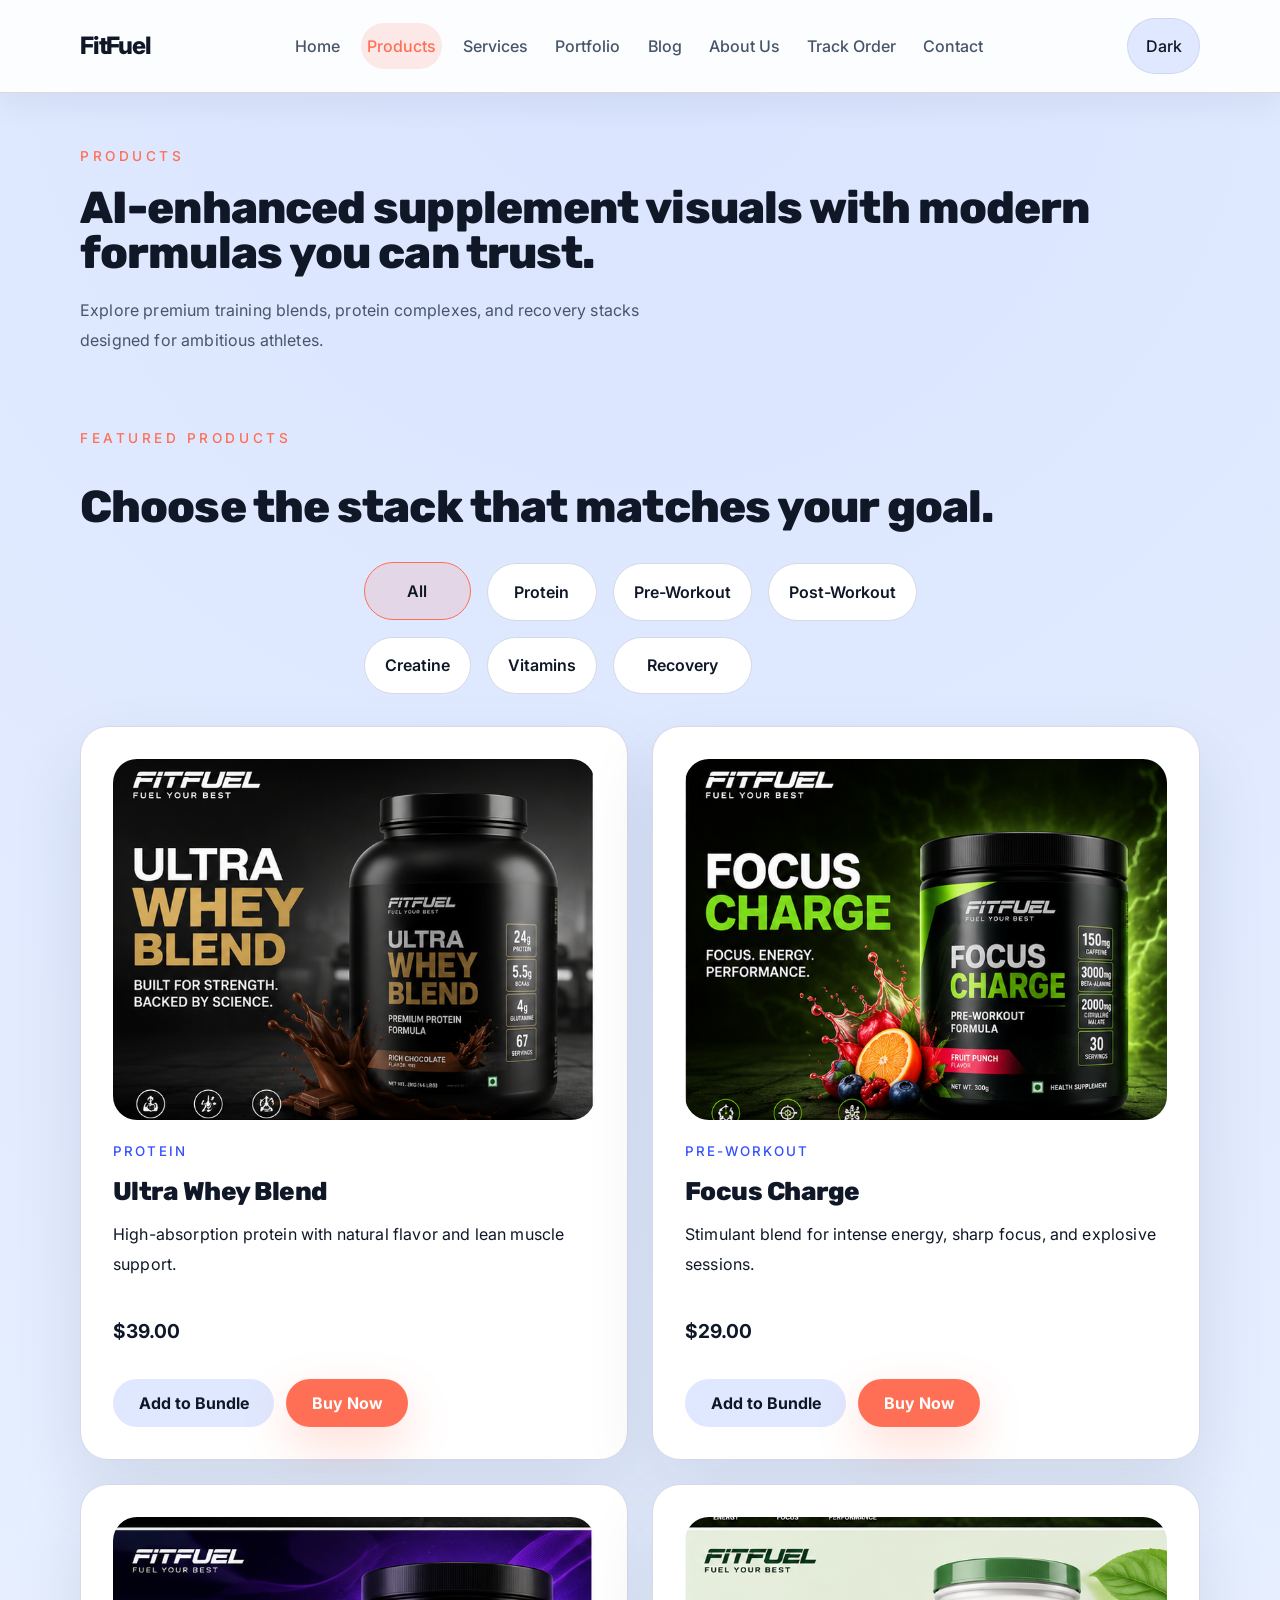
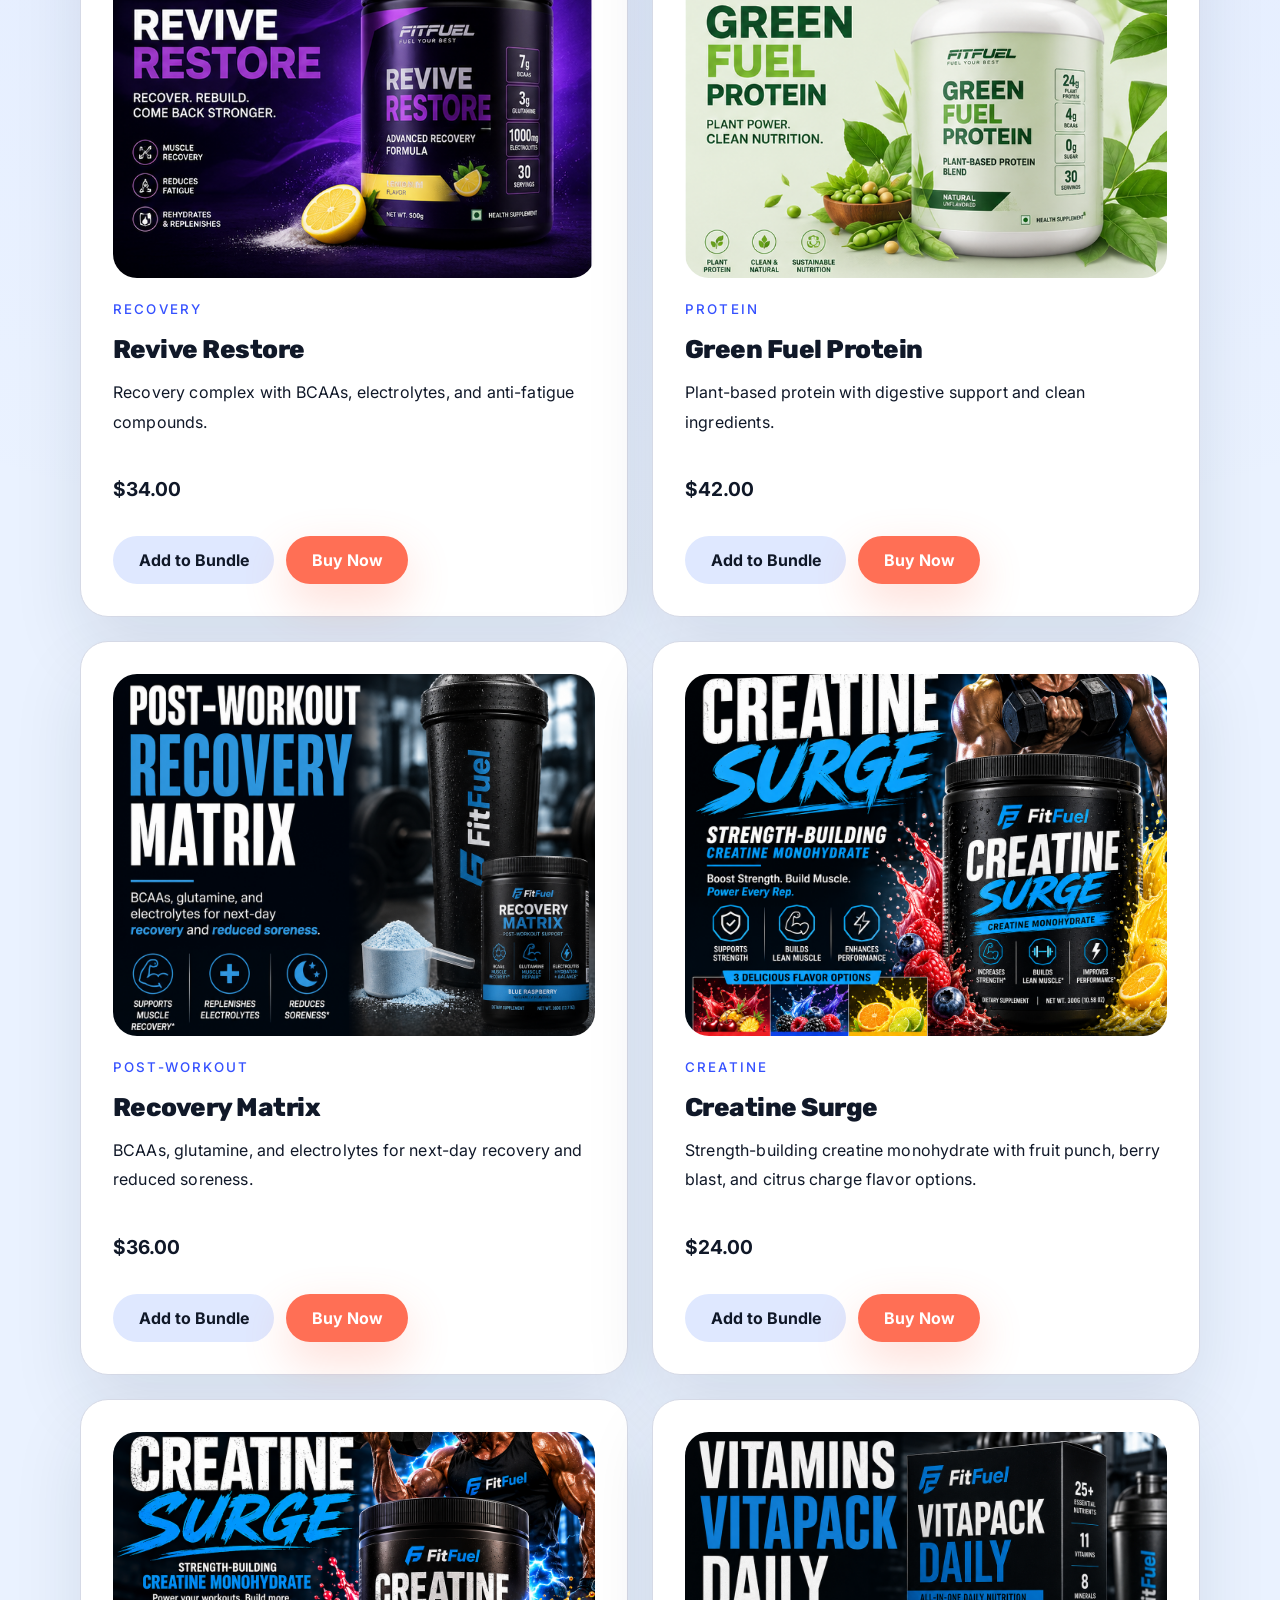
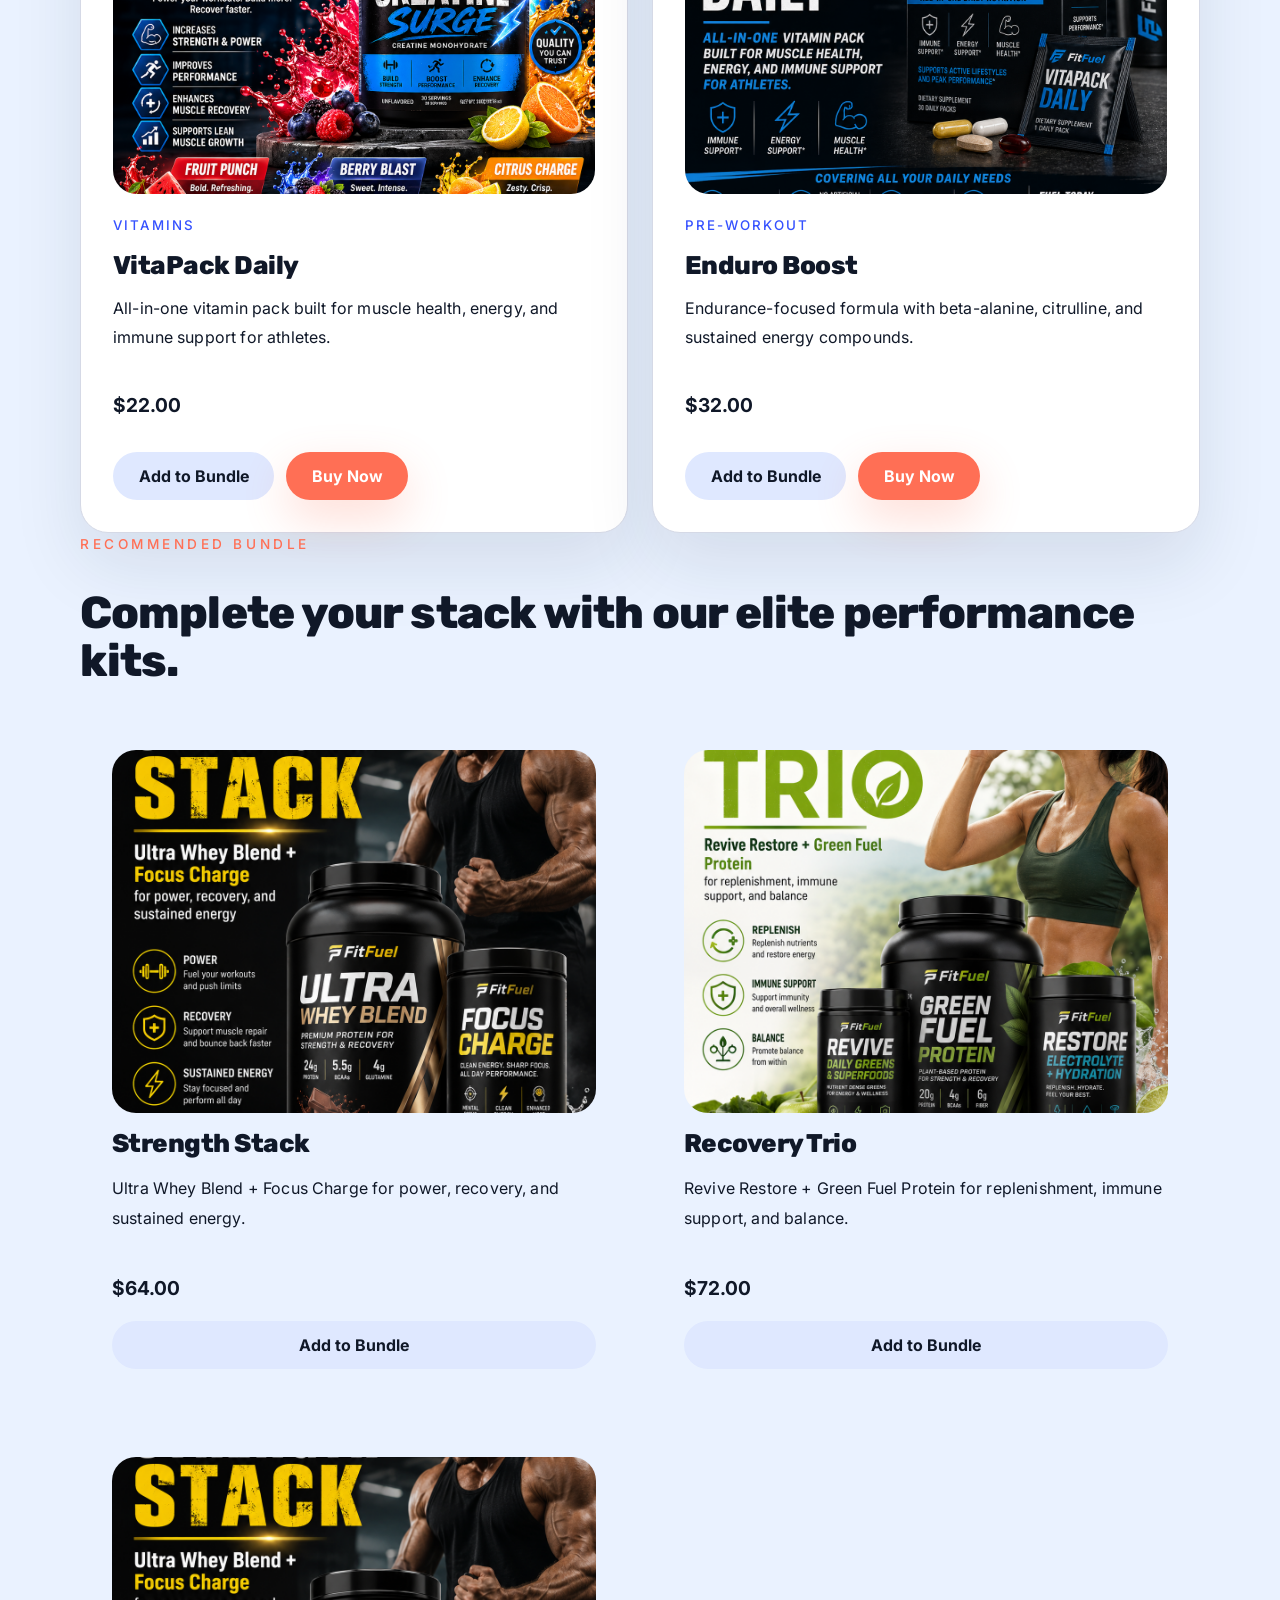
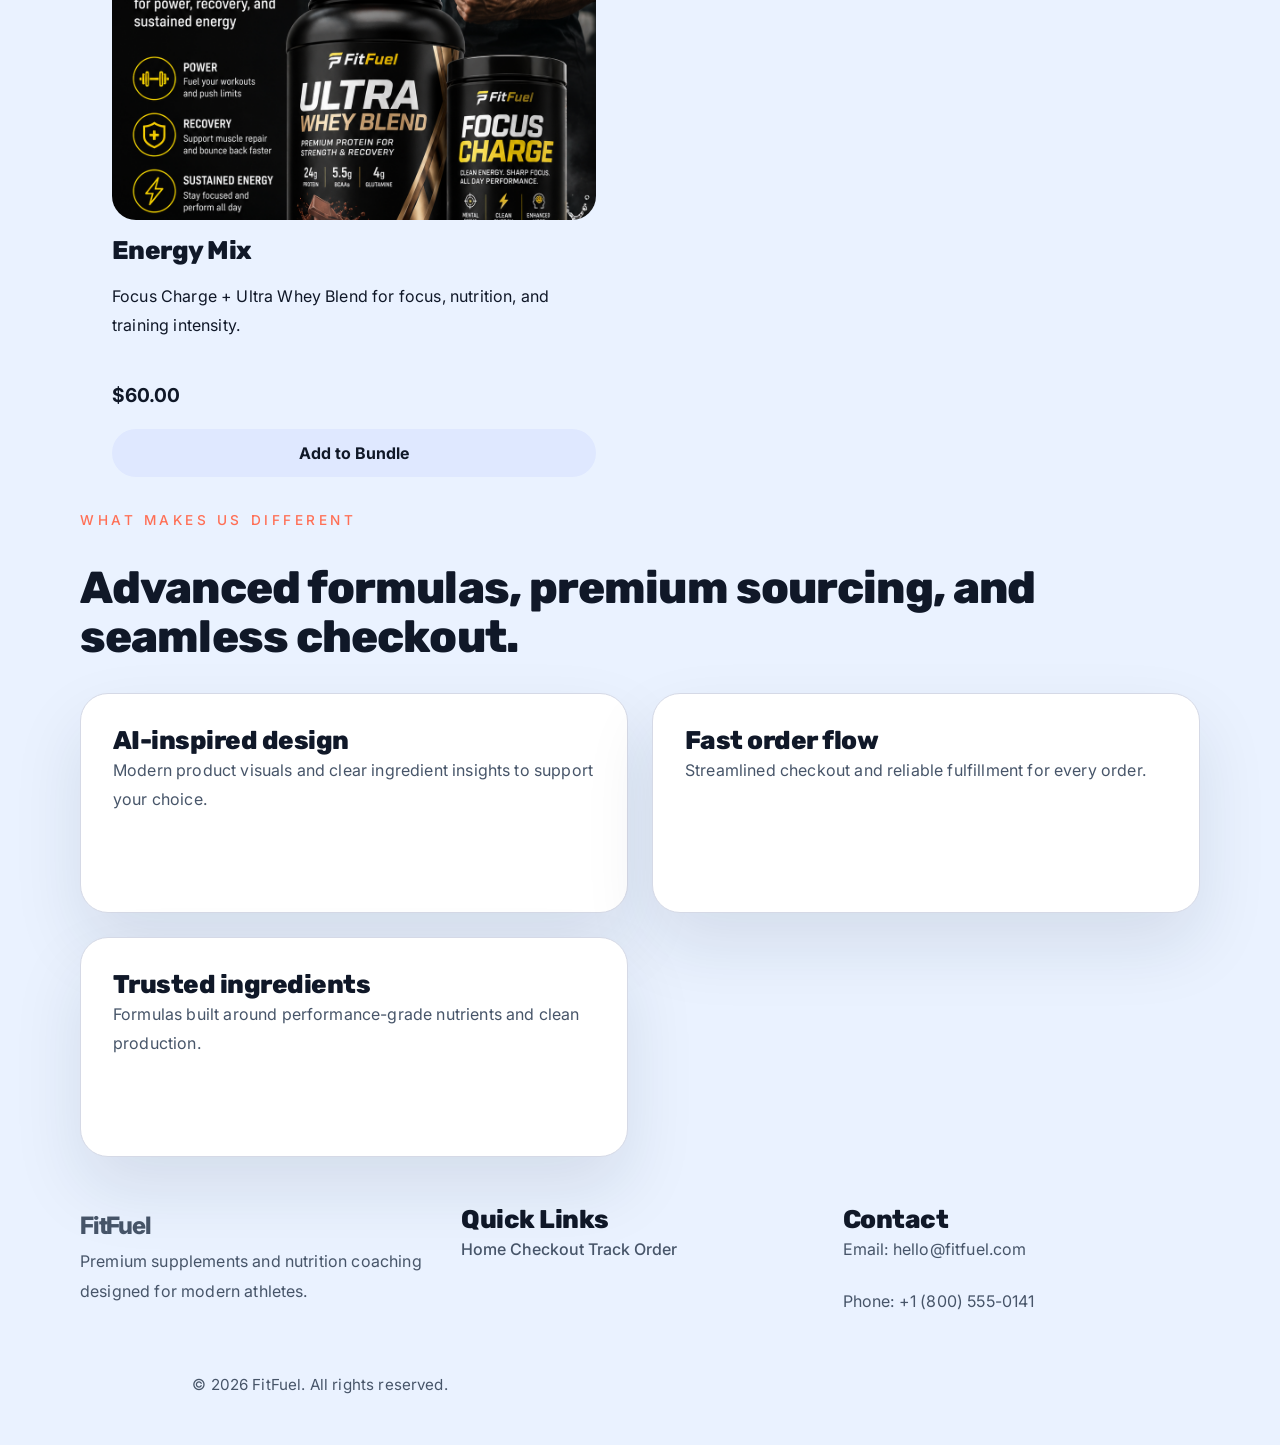
<file: products.html>
<!DOCTYPE html>
<html lang="en">
<head>
  <meta charset="UTF-8" />
  <meta name="viewport" content="width=device-width, initial-scale=1.0" />
  <title>Products | FitFuel</title>
  <meta name="description" content="Shop premium gym supplements with AI-inspired product visuals, clean formulas, and fast checkout." />
  <link rel="preconnect" href="https://fonts.googleapis.com" />
  <link rel="preconnect" href="https://fonts.gstatic.com" crossorigin />
  <link href="https://fonts.googleapis.com/css2?family=Inter:wght@400;500;600;700&family=Rubik:wght@500;600;700;800&display=swap" rel="stylesheet" />
  <link rel="stylesheet" href="css/style.css" />
  <link rel="stylesheet" href="css/responsive.css" />
</head>
<body data-page="products">
  <div class="page-loader" id="page-loader" aria-hidden="true">
    <div class="loader-ring"></div>
    <p>Curating your perfect supplement stack...</p>
  </div>

  <header class="site-header" id="main-header">
    <div class="container header-inner">
      <a href="index.html" class="brand" aria-label="Gym Supplements Home">FitFuel</a>
      <button class="nav-toggle" aria-label="Toggle navigation" id="nav-toggle">
        <span></span><span></span><span></span>
      </button>
      <nav class="nav" id="site-nav" aria-label="Primary navigation">
        <a href="index.html" class="nav-link">Home</a>
        <a href="products.html" class="nav-link">Products</a>
        <a href="services.html" class="nav-link">Services</a>
        <a href="portfolio.html" class="nav-link">Portfolio</a>
        <a href="blog.html" class="nav-link">Blog</a>
        <a href="about.html" class="nav-link">About Us</a>
        <a href="track-order.html" class="nav-link">Track Order</a>
        <a href="contact.html" class="nav-link">Contact</a>
      </nav>
      <div class="header-actions">
        <button class="theme-toggle" id="theme-toggle" aria-label="Toggle dark mode">Dark</button>
      </div>
    </div>
  </header>

  <main>
    <section class="page-hero reveal">
      <div class="container hero-copy">
        <small>Products</small>
        <h1>AI-enhanced supplement visuals with modern formulas you can trust.</h1>
        <p>Explore premium training blends, protein complexes, and recovery stacks designed for ambitious athletes.</p>
      </div>
    </section>

    <section class="products-grid-section reveal">
      <div class="container section-heading">
        <small>Featured products</small>
        <h2>Choose the stack that matches your goal.</h2>
      </div>
      <div class="container filter-buttons" role="group" aria-label="Product categories">
        <button class="filter-button active" data-filter="all">All</button>
        <button class="filter-button" data-filter="protein">Protein</button>
        <button class="filter-button" data-filter="preworkout">Pre-Workout</button>
        <button class="filter-button" data-filter="postworkout">Post-Workout</button>
        <button class="filter-button" data-filter="creatine">Creatine</button>
        <button class="filter-button" data-filter="vitamins">Vitamins</button>
        <button class="filter-button" data-filter="recovery">Recovery</button>
      </div>
      <div class="container product-grid" id="portfolio-grid">
        <article class="product-card" data-category="protein" data-name="Ultra Whey Blend" data-price="39">
          <img src="images/product1.png" alt="Ultra Whey Blend product image" />
          <div class="product-copy">
            <small>Protein</small>
            <h3>Ultra Whey Blend</h3>
            <p>High-absorption protein with natural flavor and lean muscle support.</p>
            <span class="product-price">$39.00</span>
            <div class="product-actions">
              <button class="button button-secondary add-bundle" data-name="Ultra Whey Blend" data-price="39">Add to Bundle</button>
              <a href="checkout.html" class="button button-primary">Buy Now</a>
            </div>
          </div>
        </article>
        <article class="product-card" data-category="preworkout" data-name="Focus Charge" data-price="29">
          <img src="images/product2.png" alt="Focus Charge product image" />
          <div class="product-copy">
            <small>Pre-Workout</small>
            <h3>Focus Charge</h3>
            <p>Stimulant blend for intense energy, sharp focus, and explosive sessions.</p>
            <span class="product-price">$29.00</span>
            <div class="product-actions">
              <button class="button button-secondary add-bundle" data-name="Focus Charge" data-price="29">Add to Bundle</button>
              <a href="checkout.html" class="button button-primary">Buy Now</a>
            </div>
          </div>
        </article>
        <article class="product-card" data-category="recovery" data-name="Revive Restore" data-price="34">
          <img src="images/product3.png" alt="Revive Restore product image" />
          <div class="product-copy">
            <small>Recovery</small>
            <h3>Revive Restore</h3>
            <p>Recovery complex with BCAAs, electrolytes, and anti-fatigue compounds.</p>
            <span class="product-price">$34.00</span>
            <div class="product-actions">
              <button class="button button-secondary add-bundle" data-name="Revive Restore" data-price="34">Add to Bundle</button>
              <a href="checkout.html" class="button button-primary">Buy Now</a>
            </div>
          </div>
        </article>
        <article class="product-card" data-category="protein" data-name="Green Fuel Protein" data-price="42">
          <img src="images/product4.png" alt="Green Fuel Protein product image" />
          <div class="product-copy">
            <small>Protein</small>
            <h3>Green Fuel Protein</h3>
            <p>Plant-based protein with digestive support and clean ingredients.</p>
            <span class="product-price">$42.00</span>
            <div class="product-actions">
              <button class="button button-secondary add-bundle" data-name="Green Fuel Protein" data-price="42">Add to Bundle</button>
              <a href="checkout.html" class="button button-primary">Buy Now</a>
            </div>
          </div>
        </article>
        <article class="product-card" data-category="postworkout" data-name="Recovery Matrix" data-price="36">
          <img src="images/recovery-matrix.png" alt="Recovery Matrix post-workout supplement" />
          <div class="product-copy">
            <small>Post-Workout</small>
            <h3>Recovery Matrix</h3>
            <p>BCAAs, glutamine, and electrolytes for next-day recovery and reduced soreness.</p>
            <span class="product-price">$36.00</span>
            <div class="product-actions">
              <button class="button button-secondary add-bundle" data-name="Recovery Matrix" data-price="36">Add to Bundle</button>
              <a href="checkout.html" class="button button-primary">Buy Now</a>
            </div>
          </div>
        </article>
        <article class="product-card" data-category="creatine" data-name="Creatine Surge" data-price="24">
          <img src="images/creatine-surge.png" alt="Creatine Surge strength supplement" />
          <div class="product-copy">
            <small>Creatine</small>
            <h3>Creatine Surge</h3>
            <p>Strength-building creatine monohydrate with fruit punch, berry blast, and citrus charge flavor options.</p>
            <span class="product-price">$24.00</span>
            <div class="product-actions">
              <button class="button button-secondary add-bundle" data-name="Creatine Surge" data-price="24">Add to Bundle</button>
              <a href="checkout.html" class="button button-primary">Buy Now</a>
            </div>
          </div>
        </article>
        <article class="product-card" data-category="vitamins" data-name="VitaPack Daily" data-price="22">
          <img src="images/vitapack-daily.png" alt="VitaPack Daily multivitamin pack" />
          <div class="product-copy">
            <small>Vitamins</small>
            <h3>VitaPack Daily</h3>
            <p>All-in-one vitamin pack built for muscle health, energy, and immune support for athletes.</p>
            <span class="product-price">$22.00</span>
            <div class="product-actions">
              <button class="button button-secondary add-bundle" data-name="VitaPack Daily" data-price="22">Add to Bundle</button>
              <a href="checkout.html" class="button button-primary">Buy Now</a>
            </div>
          </div>
        </article>
        <article class="product-card" data-category="preworkout" data-name="Enduro Boost" data-price="32">
          <img src="images/enduro-boost.png" alt="Enduro Boost endurance pre-workout" />
          <div class="product-copy">
            <small>Pre-Workout</small>
            <h3>Enduro Boost</h3>
            <p>Endurance-focused formula with beta-alanine, citrulline, and sustained energy compounds.</p>
            <span class="product-price">$32.00</span>
            <div class="product-actions">
              <button class="button button-secondary add-bundle" data-name="Enduro Boost" data-price="32">Add to Bundle</button>
              <a href="checkout.html" class="button button-primary">Buy Now</a>
            </div>
          </div>
        </article>
      </div>
    </section>

    <section class="bundle-section reveal">
      <div class="container section-heading">
        <small>Recommended bundle</small>
        <h2>Complete your stack with our elite performance kits.</h2>
      </div>
      <div class="container cards-grid">
        <article class="bundle-card">
          <img src="images/strength-stack.png" alt="Strength Stack bundle" />
          <h3>Strength Stack</h3>
          <p>Ultra Whey Blend + Focus Charge for power, recovery, and sustained energy.</p>
          <span class="product-price">$64.00</span>
          <button class="button button-secondary add-bundle" data-name="Strength Stack" data-price="64">Add to Bundle</button>
        </article>
        <article class="bundle-card">
          <img src="images/recovery-trio.png" alt="Recovery Trio bundle" />
          <h3>Recovery Trio</h3>
          <p>Revive Restore + Green Fuel Protein for replenishment, immune support, and balance.</p>
          <span class="product-price">$72.00</span>
          <button class="button button-secondary add-bundle" data-name="Recovery Trio" data-price="72">Add to Bundle</button>
        </article>
        <article class="bundle-card">
          <img src="images/energy-mix.png" alt="Energy Mix bundle" />
          <h3>Energy Mix</h3>
          <p>Focus Charge + Ultra Whey Blend for focus, nutrition, and training intensity.</p>
          <span class="product-price">$60.00</span>
          <button class="button button-secondary add-bundle" data-name="Energy Mix" data-price="60">Add to Bundle</button>
        </article>
      </div>
    </section>

    <section class="product-benefits reveal">
      <div class="container section-heading">
        <small>What makes us different</small>
        <h2>Advanced formulas, premium sourcing, and seamless checkout.</h2>
      </div>
      <div class="container cards-grid">
        <article class="feature-card">
          <h3>AI-inspired design</h3>
          <p>Modern product visuals and clear ingredient insights to support your choice.</p>
        </article>
        <article class="feature-card">
          <h3>Fast order flow</h3>
          <p>Streamlined checkout and reliable fulfillment for every order.</p>
        </article>
        <article class="feature-card">
          <h3>Trusted ingredients</h3>
          <p>Formulas built around performance-grade nutrients and clean production.</p>
        </article>
      </div>
    </section>
  </main>

  <div class="bundle-summary" id="bundle-summary" aria-live="polite" hidden>
    <div class="container bundle-summary-inner">
      <div>
        <p class="bundle-label">Your bundle is ready</p>
        <p><span id="bundle-count">0</span> items • <strong id="bundle-total">$0.00</strong></p>
      </div>
      <div class="bundle-actions">
        <a href="checkout.html" class="button button-primary">Checkout Bundle</a>
      </div>
    </div>
  </div>

  <button class="scroll-top" id="scroll-top" aria-label="Scroll back to top">↑</button>

  <footer class="site-footer">
    <div class="container footer-grid">
      <div>
        <a href="index.html" class="brand">FitFuel</a>
        <p>Premium supplements and nutrition coaching designed for modern athletes.</p>
      </div>
      <div>
        <h3>Quick Links</h3>
        <nav aria-label="Footer navigation">
          <a href="index.html">Home</a>
          <a href="checkout.html">Checkout</a>
          <a href="track-order.html">Track Order</a>
        </nav>
      </div>
      <div>
        <h3>Contact</h3>
        <p>Email: hello@fitfuel.com</p>
        <p>Phone: +1 (800) 555-0141</p>
      </div>
    </div>
    <p class="footer-note">© 2026 FitFuel. All rights reserved.</p>
  </footer>

  <script src="js/animations.js"></script>
  <script src="js/main.js"></script>
  <script src="js/validation.js"></script>
  <script src="https://cdn.botpress.cloud/webchat/v3.6/inject.js"></script>
  <script src="https://files.bpcontent.cloud/2026/06/03/11/20260603115909-3HS0OF7H.js" defer></script>
</body>
</html>
</file>
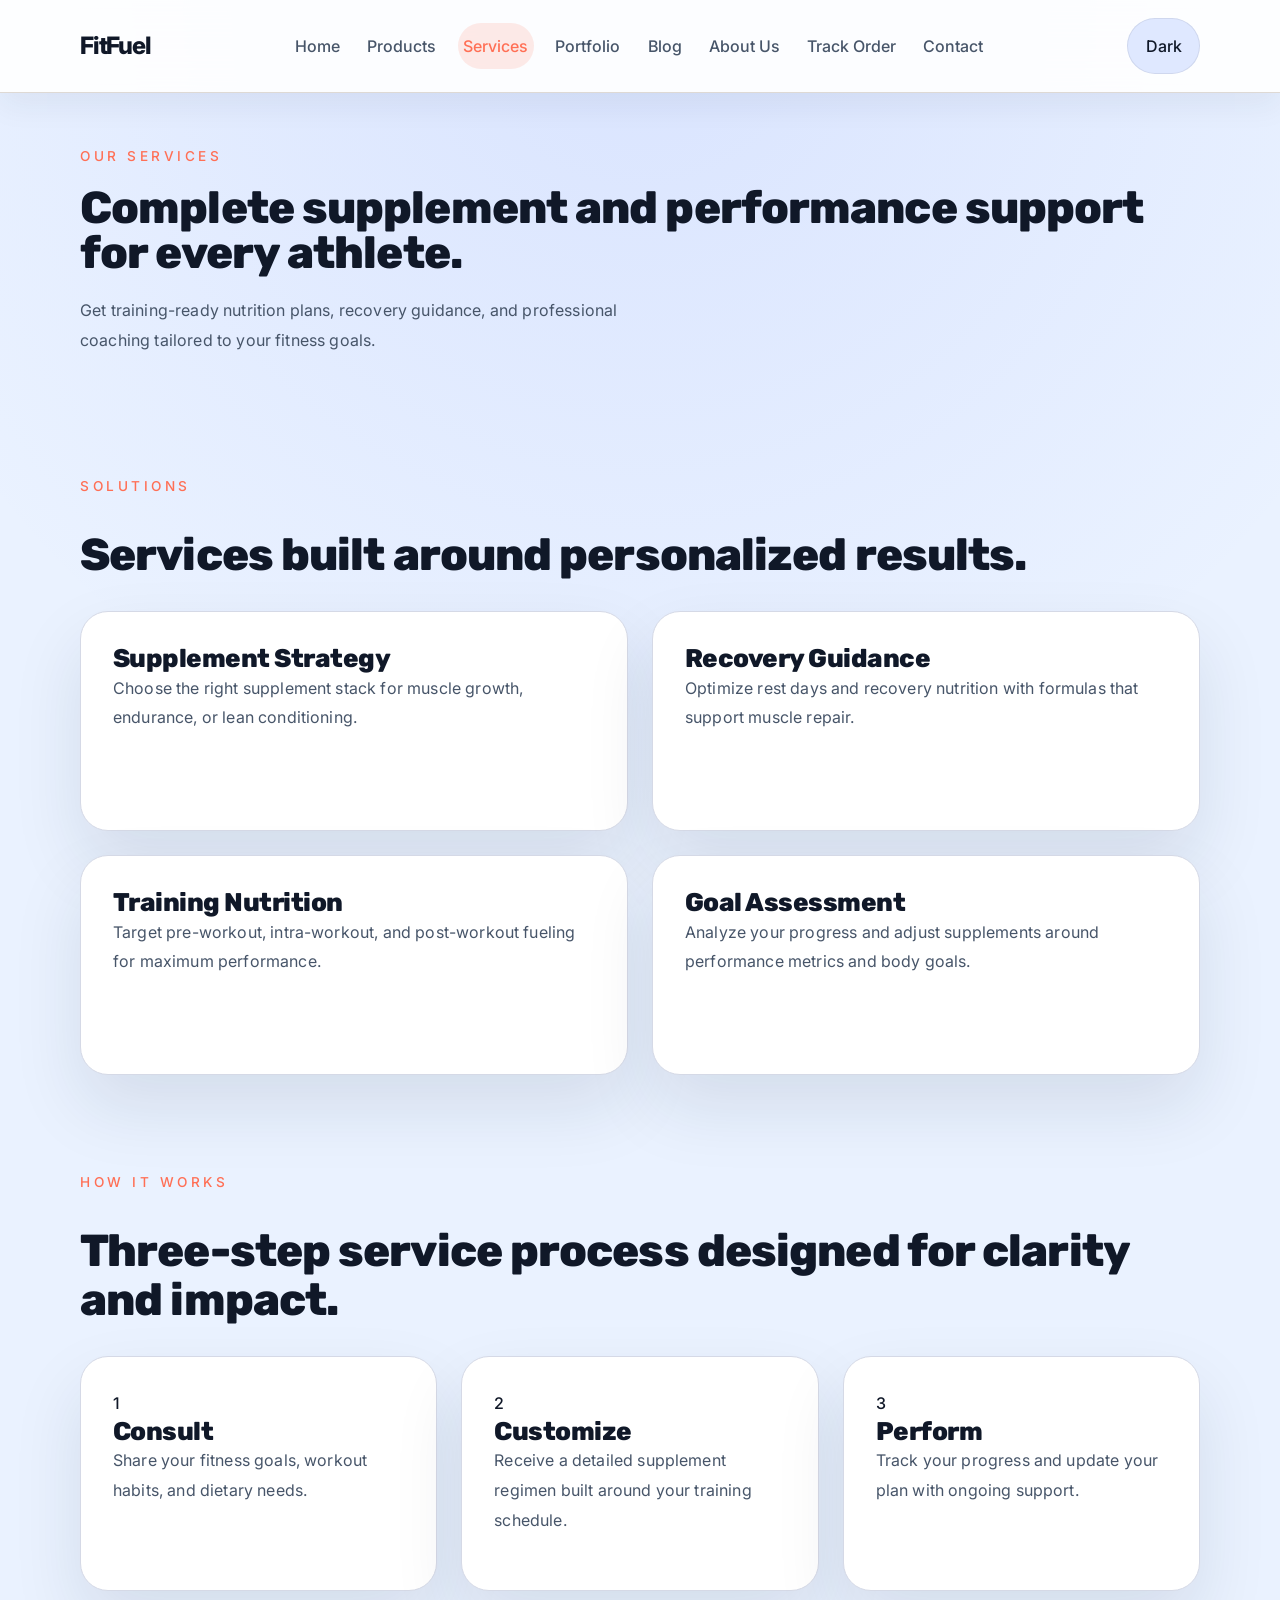
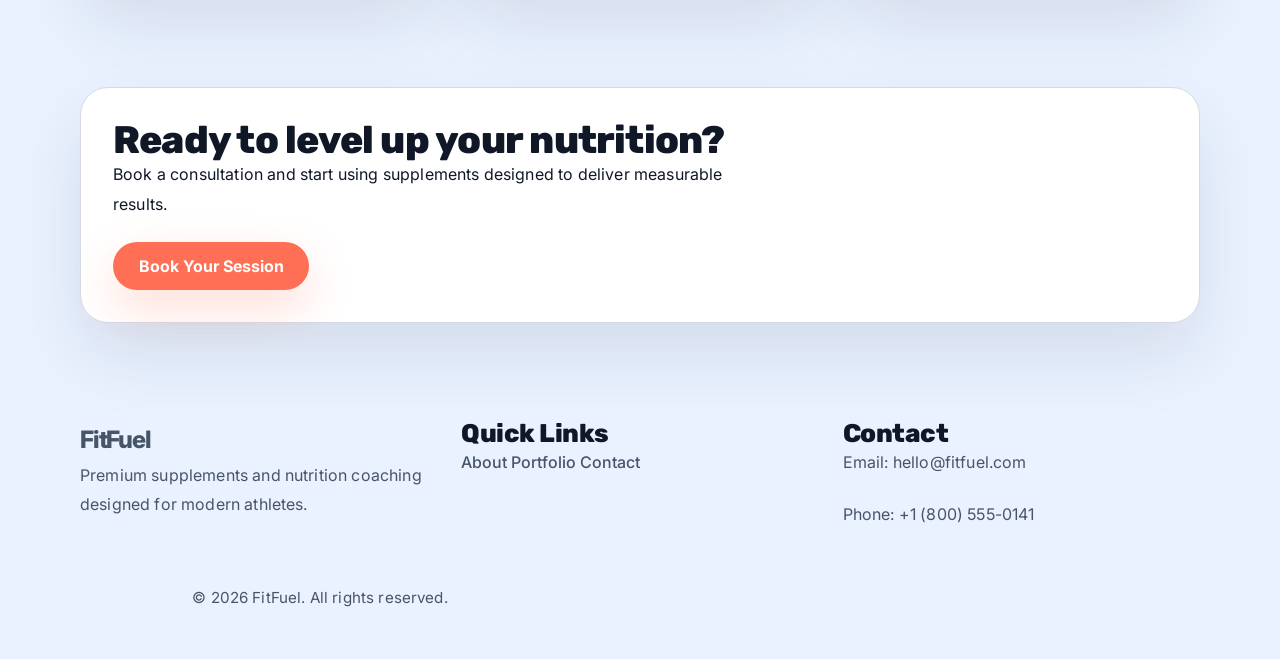
<file: services.html>
<!DOCTYPE html>
<html lang="en">
<head>
  <meta charset="UTF-8" />
  <meta name="viewport" content="width=device-width, initial-scale=1.0" />
  <title>Services | FitFuel</title>
  <meta name="description" content="Explore the expert services FitFuel offers for supplement plans, training support, and performance coaching." />
  <link rel="preconnect" href="https://fonts.googleapis.com" />
  <link rel="preconnect" href="https://fonts.gstatic.com" crossorigin />
  <link href="https://fonts.googleapis.com/css2?family=Inter:wght@400;500;600;700&family=Rubik:wght@500;600;700;800&display=swap" rel="stylesheet" />
  <link rel="stylesheet" href="css/style.css" />
  <link rel="stylesheet" href="css/responsive.css" />
</head>
<body data-page="services">
  <div class="page-loader" id="page-loader" aria-hidden="true">
    <div class="loader-ring"></div>
    <p>Loading service options...</p>
  </div>

  <header class="site-header" id="main-header">
    <div class="container header-inner">
      <a href="index.html" class="brand" aria-label="Gym Supplements Home">FitFuel</a>
      <button class="nav-toggle" aria-label="Toggle navigation" id="nav-toggle">
        <span></span><span></span><span></span>
      </button>
      <nav class="nav" id="site-nav" aria-label="Primary navigation">
        <a href="index.html" class="nav-link">Home</a>
        <a href="products.html" class="nav-link">Products</a>
        <a href="services.html" class="nav-link">Services</a>
        <a href="portfolio.html" class="nav-link">Portfolio</a>
        <a href="blog.html" class="nav-link">Blog</a>
        <a href="about.html" class="nav-link">About Us</a>
        <a href="track-order.html" class="nav-link">Track Order</a>
        <a href="contact.html" class="nav-link">Contact</a>
      </nav>
      <div class="header-actions">
        <button class="theme-toggle" id="theme-toggle" aria-label="Toggle dark mode">Dark</button>
      </div>
    </div>
  </header>

  <main>
    <section class="page-hero reveal">
      <div class="container hero-copy">
        <small>Our Services</small>
        <h1>Complete supplement and performance support for every athlete.</h1>
        <p>Get training-ready nutrition plans, recovery guidance, and professional coaching tailored to your fitness goals.</p>
      </div>
    </section>

    <section class="services-list reveal">
      <div class="container section-heading">
        <small>Solutions</small>
        <h2>Services built around personalized results.</h2>
      </div>
      <div class="container cards-grid">
        <article class="service-card">
          <h3>Supplement Strategy</h3>
          <p>Choose the right supplement stack for muscle growth, endurance, or lean conditioning.</p>
        </article>
        <article class="service-card">
          <h3>Recovery Guidance</h3>
          <p>Optimize rest days and recovery nutrition with formulas that support muscle repair.</p>
        </article>
        <article class="service-card">
          <h3>Training Nutrition</h3>
          <p>Target pre-workout, intra-workout, and post-workout fueling for maximum performance.</p>
        </article>
        <article class="service-card">
          <h3>Goal Assessment</h3>
          <p>Analyze your progress and adjust supplements around performance metrics and body goals.</p>
        </article>
      </div>
    </section>

    <section class="process-section reveal">
      <div class="container section-heading">
        <small>How it works</small>
        <h2>Three-step service process designed for clarity and impact.</h2>
      </div>
      <div class="container process-grid">
        <article class="process-step">
          <span>1</span>
          <h3>Consult</h3>
          <p>Share your fitness goals, workout habits, and dietary needs.</p>
        </article>
        <article class="process-step">
          <span>2</span>
          <h3>Customize</h3>
          <p>Receive a detailed supplement regimen built around your training schedule.</p>
        </article>
        <article class="process-step">
          <span>3</span>
          <h3>Perform</h3>
          <p>Track your progress and update your plan with ongoing support.</p>
        </article>
      </div>
    </section>

    <section class="plan-cta reveal">
      <div class="container cta-panel">
        <h2>Ready to level up your nutrition?</h2>
        <p>Book a consultation and start using supplements designed to deliver measurable results.</p>
        <a href="contact.html" class="button button-primary">Book Your Session</a>
      </div>
    </section>
  </main>

  <button class="scroll-top" id="scroll-top" aria-label="Scroll back to top">↑</button>

  <footer class="site-footer">
    <div class="container footer-grid">
      <div>
        <a href="index.html" class="brand">FitFuel</a>
        <p>Premium supplements and nutrition coaching designed for modern athletes.</p>
      </div>
      <div>
        <h3>Quick Links</h3>
        <nav aria-label="Footer navigation">
          <a href="about.html">About</a>
          <a href="portfolio.html">Portfolio</a>
          <a href="contact.html">Contact</a>
        </nav>
      </div>
      <div>
        <h3>Contact</h3>
        <p>Email: hello@fitfuel.com</p>
        <p>Phone: +1 (800) 555-0141</p>
      </div>
    </div>
    <p class="footer-note">© 2026 FitFuel. All rights reserved.</p>
  </footer>

  <script src="js/animations.js"></script>
  <script src="js/main.js"></script>
  <script src="js/validation.js"></script>
  <script src="https://cdn.botpress.cloud/webchat/v3.6/inject.js"></script>
  <script src="https://files.bpcontent.cloud/2026/06/03/11/20260603115909-3HS0OF7H.js" defer></script>
</body>
</html>
</file>
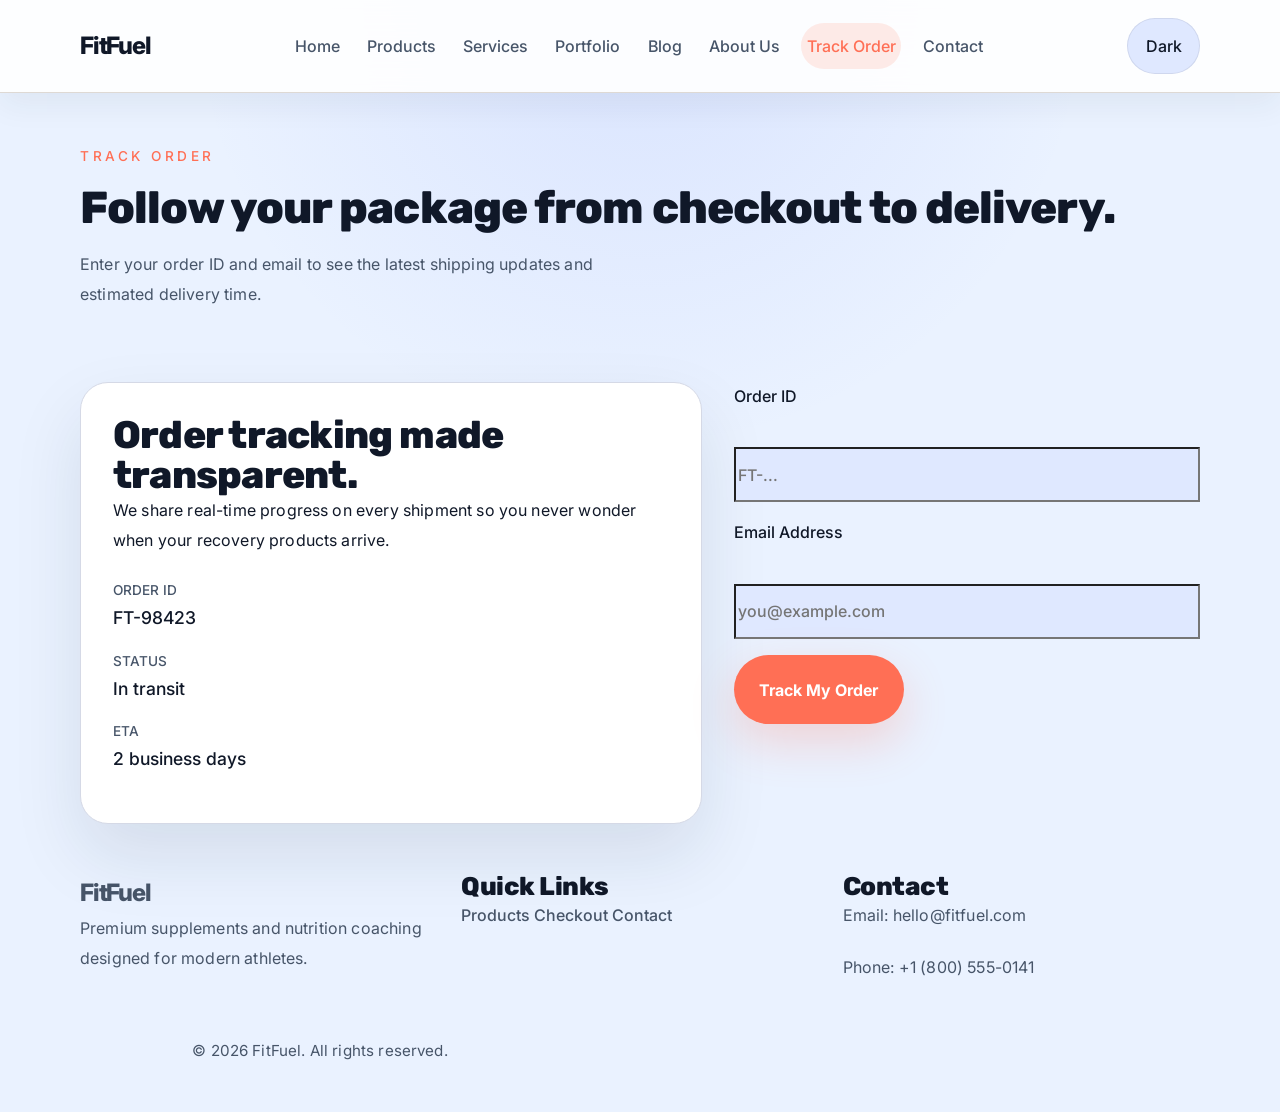
<file: track-order.html>
<!DOCTYPE html>
<html lang="en">
<head>
  <meta charset="UTF-8" />
  <meta name="viewport" content="width=device-width, initial-scale=1.0" />
  <title>Track Your Order | FitFuel</title>
  <meta name="description" content="Track your FitFuel order status and delivery progress with our order tracker." />
  <link rel="preconnect" href="https://fonts.googleapis.com" />
  <link rel="preconnect" href="https://fonts.gstatic.com" crossorigin />
  <link href="https://fonts.googleapis.com/css2?family=Inter:wght@400;500;600;700&family=Rubik:wght@500;600;700;800&display=swap" rel="stylesheet" />
  <link rel="stylesheet" href="css/style.css" />
  <link rel="stylesheet" href="css/responsive.css" />
</head>
<body data-page="track-order">
  <div class="page-loader" id="page-loader" aria-hidden="true">
    <div class="loader-ring"></div>
    <p>Locating your package...</p>
  </div>

  <header class="site-header" id="main-header">
    <div class="container header-inner">
      <a href="index.html" class="brand" aria-label="Gym Supplements Home">FitFuel</a>
      <button class="nav-toggle" aria-label="Toggle navigation" id="nav-toggle">
        <span></span><span></span><span></span>
      </button>
      <nav class="nav" id="site-nav" aria-label="Primary navigation">
        <a href="index.html" class="nav-link">Home</a>
        <a href="products.html" class="nav-link">Products</a>
        <a href="services.html" class="nav-link">Services</a>
        <a href="portfolio.html" class="nav-link">Portfolio</a>
        <a href="blog.html" class="nav-link">Blog</a>
        <a href="about.html" class="nav-link">About Us</a>
        <a href="track-order.html" class="nav-link">Track Order</a>
        <a href="contact.html" class="nav-link">Contact</a>
      </nav>
      <div class="header-actions">
        <button class="theme-toggle" id="theme-toggle" aria-label="Toggle dark mode">Dark</button>
      </div>
    </div>
  </header>

  <main>
    <section class="page-hero reveal">
      <div class="container hero-copy">
        <small>Track Order</small>
        <h1>Follow your package from checkout to delivery.</h1>
        <p>Enter your order ID and email to see the latest shipping updates and estimated delivery time.</p>
      </div>
    </section>

    <section class="track-section reveal">
      <div class="container track-grid">
        <div class="track-copy">
          <h2>Order tracking made transparent.</h2>
          <p>We share real-time progress on every shipment so you never wonder when your recovery products arrive.</p>
          <dl class="track-details">
            <div>
              <dt>Order ID</dt>
              <dd>FT-98423</dd>
            </div>
            <div>
              <dt>Status</dt>
              <dd>In transit</dd>
            </div>
            <div>
              <dt>ETA</dt>
              <dd>2 business days</dd>
            </div>
          </dl>
        </div>
        <form class="track-form" id="track-form" novalidate>
          <label for="order-id">Order ID</label>
          <input type="text" id="order-id" name="order-id" placeholder="FT-..." required />

          <label for="tracking-email">Email Address</label>
          <input type="email" id="tracking-email" name="tracking-email" placeholder="you@example.com" required />

          <button type="submit" class="button button-primary">Track My Order</button>
          <p class="form-feedback" id="track-feedback" aria-live="polite"></p>
        </form>
      </div>
    </section>
  </main>

  <button class="scroll-top" id="scroll-top" aria-label="Scroll back to top">↑</button>

  <footer class="site-footer">
    <div class="container footer-grid">
      <div>
        <a href="index.html" class="brand">FitFuel</a>
        <p>Premium supplements and nutrition coaching designed for modern athletes.</p>
      </div>
      <div>
        <h3>Quick Links</h3>
        <nav aria-label="Footer navigation">
          <a href="products.html">Products</a>
          <a href="checkout.html">Checkout</a>
          <a href="contact.html">Contact</a>
        </nav>
      </div>
      <div>
        <h3>Contact</h3>
        <p>Email: hello@fitfuel.com</p>
        <p>Phone: +1 (800) 555-0141</p>
      </div>
    </div>
    <p class="footer-note">© 2026 FitFuel. All rights reserved.</p>
  </footer>

  <script src="js/animations.js"></script>
  <script src="js/main.js"></script>
  <script src="js/validation.js"></script>
  <script src="https://cdn.botpress.cloud/webchat/v3.6/inject.js"></script>
  <script src="https://files.bpcontent.cloud/2026/06/03/11/20260603115909-3HS0OF7H.js" defer></script>
</body>
</html>
</file>
<file: css/style.css>
:root {
  --bg: #eaf2ff;
  --surface: #ffffff;
  --surface-strong: #dfe8ff;
  --text: #101828;
  --text-muted: #475569;
  --primary: #3551ff;
  --primary-soft: rgba(53, 81, 255, 0.14);
  --secondary: #7ea5ff;
  --accent: #ff6f55;
  --accent-soft: rgba(255, 111, 85, 0.14);
  --border: #d5d9e6;
  --shadow: 0 32px 70px rgba(22, 36, 61, 0.1);
  --radius: 28px;
  --radius-sm: 16px;
  --transition: 0.32s ease;
}

[data-theme='dark'] {
  --bg: #0c1530;
  --surface: #111b33;
  --surface-strong: #1a2646;
  --text: #f8fafc;
  --text-muted: #a0acc3;
  --primary: #5a69ff;
  --primary-soft: rgba(90, 105, 255, 0.18);
  --secondary: #6cb8ff;
  --accent: #ff7e63;
  --accent-soft: rgba(255, 126, 99, 0.18);
  --border: #2b3a5b;
  --shadow: 0 32px 70px rgba(0, 0, 0, 0.48);
}

* {
  box-sizing: border-box;
}

html {
  scroll-behavior: smooth;
}

body {
  margin: 0;
  font-family: 'Inter', system-ui, -apple-system, BlinkMacSystemFont, 'Segoe UI', sans-serif;
  font-weight: 500;
  background: radial-gradient(circle at top, rgba(95, 124, 250, 0.12), transparent 35%), var(--bg);
  color: var(--text);
  line-height: 1.75;
  min-height: 100vh;
}

p {
  margin: 0 0 1.4rem;
  line-height: 1.85;
  font-weight: 400;
  letter-spacing: 0.01em;
  max-width: 64ch;
}

h1,
h2,
h3,
h4,
h5,
h6 {
  margin: 0;
  font-family: 'Rubik', 'Inter', system-ui, sans-serif;
  font-weight: 800;
  color: var(--text);
  letter-spacing: -0.02em;
}

h1 {
  font-size: clamp(3rem, 4vw, 5rem);
  line-height: 1.02;
}

h2 {
  font-size: clamp(2rem, 3vw, 3.2rem);
  line-height: 1.06;
}

h3 {
  font-size: clamp(1.5rem, 2vw, 2rem);
  line-height: 1.15;
}

h4,
h5,
h6 {
  font-size: clamp(1.1rem, 1.2vw, 1.4rem);
  line-height: 1.35;
}

img {
  display: block;
  max-width: 100%;
}

a {
  color: inherit;
  text-decoration: none;
}

button,
input,
textarea {
  font: inherit;
}

button {
  cursor: pointer;
  border: none;
}

.container {
  width: min(1120px, calc(100% - 2rem));
  margin: 0 auto;
}

.site-header {
  position: sticky;
  top: 0;
  z-index: 100;
  background: rgba(255, 255, 255, 0.9);
  border-bottom: 1px solid rgba(217, 211, 205, 0.85);
  backdrop-filter: blur(18px);
  transition: background var(--transition), border-color var(--transition), box-shadow var(--transition);
  box-shadow: 0 12px 30px rgba(31, 43, 55, 0.06);
}

[data-theme='dark'] .site-header {
  background: rgba(17, 25, 42, 0.95);
  border-color: rgba(47, 63, 85, 0.6);
}

.header-inner {
  display: flex;
  align-items: center;
  justify-content: space-between;
  gap: 1rem;
  padding: 1.1rem 0;
}

.brand {
  font-size: 1.5rem;
  font-weight: 800;
  letter-spacing: -0.05em;
}

.nav {
  display: flex;
  gap: 1rem;
  align-items: center;
  flex-wrap: wrap;
}

.nav-link {
  color: var(--text-muted);
  font-weight: 500;
  padding: 0.55rem 0.35rem;
  border-radius: 999px;
  transition: color var(--transition), background var(--transition);
}

.nav-link:hover,
.nav-link.active {
  color: var(--accent);
  background: var(--accent-soft);
}

.nav-toggle {
  display: none;
  width: 2.5rem;
  height: 2.5rem;
  background: transparent;
  flex-direction: column;
  justify-content: space-between;
}

.nav-toggle span {
  display: block;
  height: 3px;
  border-radius: 999px;
  background: var(--text);
  transition: transform var(--transition), opacity var(--transition);
}

.header-actions {
  display: flex;
  align-items: center;
  gap: 1rem;
}

.theme-toggle {
  padding: 0.9rem 1.15rem;
  background: var(--surface-strong);
  color: var(--text);
  border-radius: 999px;
  box-shadow: inset 0 0 0 1px rgba(15, 23, 42, 0.08);
  transition: transform var(--transition), background var(--transition);
}

.theme-toggle:hover {
  transform: translateY(-2px);
}

.hero-section,
.page-hero {
  padding: 4rem 0 2rem;
}

.hero-grid {
  display: grid;
  grid-template-columns: 1.15fr 0.95fr;
  gap: 2rem;
  align-items: center;
}

.hero-copy small,
.section-heading small {
  display: inline-block;
  font-size: 0.85rem;
  text-transform: uppercase;
  letter-spacing: 0.26em;
  color: var(--accent);
  margin-bottom: 1rem;
}

.hero-copy h1,
.page-hero h1 {
  font-size: clamp(3.4rem, 4vw, 5rem);
  line-height: 1.02;
  margin: 0;
}

.section-heading h2 {
  font-size: clamp(2.1rem, 3vw, 3.2rem);
  line-height: 1.08;
  margin: 0;
}

.hero-copy p,
.section-heading p,
.page-hero p {
  max-width: 58ch;
  margin-top: 1.25rem;
  margin-bottom: 1.5rem;
  color: var(--text-muted);
  font-family: 'Inter', system-ui, -apple-system, BlinkMacSystemFont, 'Segoe UI', sans-serif;
  font-size: 1rem;
  line-height: 1.85;
  letter-spacing: 0.01em;
}

.hero-actions {
  display: flex;
  flex-wrap: wrap;
  gap: 1rem;
  margin-top: 2rem;
}

.button {
  display: inline-flex;
  align-items: center;
  justify-content: center;
  min-height: 3rem;
  padding: 0 1.6rem;
  border-radius: 999px;
  font-weight: 700;
  transition: transform var(--transition), box-shadow var(--transition), background var(--transition);
}

.button-primary {
  background: var(--accent);
  color: #ffffff;
  box-shadow: 0 18px 46px rgba(255, 111, 85, 0.24);
}

.button-primary:hover {
  transform: translateY(-3px);
}

.button-success {
  background: var(--accent);
  color: #ffffff;
  box-shadow: 0 18px 46px rgba(255, 111, 85, 0.24);
  transform: scale(1.02);
}

.button-success:hover {
  transform: scale(1.02);
}

.button-secondary {
  background: var(--surface-strong);
  color: var(--text);
}

.button-secondary:hover {
  transform: translateY(-2px);
}

.hero-visual {
  border-radius: var(--radius);
  overflow: hidden;
  background: linear-gradient(180deg, rgba(95, 124, 250, 0.16), rgba(255, 214, 167, 0.08));
  padding: 1.5rem;
  box-shadow: var(--shadow);
}

.products-grid-section .filter-buttons {
  grid-template-columns: repeat(4, minmax(0, auto));
  justify-content: center;
  gap: 1rem;
  margin-bottom: 2rem;
}

.filter-button {
  border: 1px solid var(--border);
  background: var(--surface);
  padding: 0.85rem 1.25rem;
  border-radius: 999px;
  color: var(--text);
  font-weight: 600;
  transition: background var(--transition), transform var(--transition), border-color var(--transition);
}

.filter-button:hover,
.filter-button.active {
  background: var(--accent-soft);
  border-color: var(--accent);
  transform: translateY(-1px);
}

.product-grid,
.portfolio-grid {
  display: grid;
  grid-template-columns: repeat(2, minmax(0, 1fr));
  gap: 1.5rem;
}

.product-card,
.summary-card,
.track-copy,
.checkout-form {
  background: var(--surface);
  border: 1px solid var(--border);
  border-radius: var(--radius);
  padding: 2rem;
  box-shadow: var(--shadow);
}

.confetti-piece {
  position: fixed;
  width: 8px;
  height: 8px;
  border-radius: 999px;
  opacity: 0;
  pointer-events: none;
  animation: confetti-burst 0.7s ease-out forwards;
}

@keyframes confetti-burst {
  from {
    opacity: 1;
    transform: translate(0, 0) scale(1);
  }
  to {
    opacity: 0;
    transform: translate(var(--tx), var(--ty)) rotate(var(--r)) scale(0.35);
  }
}

.product-card {
  display: grid;
  gap: 1.25rem;
  transition: transform var(--transition), box-shadow var(--transition);
}

.product-card:hover {
  transform: translateY(-4px);
  box-shadow: 0 28px 60px rgba(95, 124, 250, 0.14);
}

.product-card img,
.bundle-card img {
  width: 100%;
  border-radius: 24px;
  aspect-ratio: 4 / 3;
  object-fit: cover;
}

.product-copy {
  display: grid;
  gap: 0.85rem;
}

.product-copy small {
  color: var(--primary);
  text-transform: uppercase;
  letter-spacing: 0.16em;
}

.product-price {
  font-size: 1.2rem;
  font-weight: 700;
  color: var(--text);
}

.product-actions {
  display: flex;
  flex-wrap: wrap;
  gap: 0.75rem;
  align-items: center;
  margin-top: 1rem;
}

.bundle-card {
  display: grid;
  gap: 1rem;
  padding: 2rem;
  border-radius: var(--radius);
  transition: transform var(--transition), box-shadow var(--transition);
}

.bundle-card:hover {
  transform: translateY(-4px);
  box-shadow: 0 26px 56px rgba(95, 124, 250, 0.14);
}

.bundle-card h3 {
  margin: 0;
}

.bundle-summary {
  position: fixed;
  bottom: 1rem;
  left: 1rem;
  right: 1rem;
  z-index: 150;
  display: grid;
  place-items: center;
  padding: 0 1rem;
}

.bundle-summary-inner {
  width: min(1120px, 100%);
  background: var(--surface);
  border: 1px solid var(--border);
  border-radius: 999px;
  padding: 1rem 1.25rem;
  display: flex;
  justify-content: space-between;
  align-items: center;
  gap: 1rem;
  box-shadow: var(--shadow);
}

.bundle-label {
  text-transform: uppercase;
  letter-spacing: 0.18em;
  color: var(--text-muted);
  margin: 0 0 0.35rem;
}

.bundle-actions {
  display: flex;
  align-items: center;
}

.bundle-summary[hidden] {
  display: none;
}

.checkout-grid,
.track-grid {
  display: grid;
  grid-template-columns: 1.2fr 0.9fr;
  gap: 2rem;
}

.checkout-form input,
.track-form input {
  width: 100%;
}

.checkout-row {
  display: grid;
  grid-template-columns: repeat(2, minmax(0, 1fr));
  gap: 1rem;
}

.summary-item {
  display: flex;
  justify-content: space-between;
  gap: 1rem;
  padding: 1rem 0;
  border-bottom: 1px solid var(--border);
}

.summary-item:last-of-type {
  border-bottom: none;
}

.summary-total {
  display: flex;
  justify-content: space-between;
  align-items: center;
  padding-top: 1.2rem;
  border-top: 1px solid var(--border);
  font-size: 1.05rem;
}

.summary-note {
  margin-top: 1.5rem;
  color: var(--text-muted);
}

.track-copy h2 {
  margin-top: 0;
}

.track-details {
  display: grid;
  gap: 1rem;
  margin-top: 1.5rem;
}

.track-details dt {
  font-size: 0.85rem;
  text-transform: uppercase;
  color: var(--text-muted);
}

.track-details dd {
  margin: 0;
  font-size: 1.1rem;
  color: var(--text);
}

.track-form {
  display: grid;
  gap: 1rem;
}

.track-form button {
  width: fit-content;
}

.track-form input,
.checkout-form input,
.checkout-form textarea {
  background: var(--surface-strong);
}

.stats-section,
.service-preview,
.gallery-preview,
.testimonial-section,
.faq-section,
.about-overview,
.team-section,
.roadmap-section,
.services-list,
.process-section,
.plan-cta,
.filter-section,
.blog-grid,
.contact-section {
  padding: 4rem 0;
}

.stats-grid,
.cards-grid,
.portfolio-grid,
.faq-grid,
.team-grid,
.timeline-grid,
.process-grid,
.contact-grid {
  display: grid;
  gap: 1.5rem;
}

.stats-grid {
  grid-template-columns: repeat(4, minmax(0, 1fr));
}

.stat-card,
.feature-card,
.portfolio-item,
.testimonial-card,
.faq-item,
.team-card,
.timeline-item,
.service-card,
.process-step,
.portfolio-card,
.blog-card,
.contact-details,
.contact-form,
.cta-panel {
  background: var(--surface);
  border: 1px solid var(--border);
  border-radius: var(--radius);
  padding: 2rem;
  box-shadow: var(--shadow);
}

.stat-card h2 {
  font-size: 2.6rem;
  margin: 0 0 0.5rem;
}

.stat-card p,
.feature-card p,
.portfolio-item h4,
.testimonial-card p,
.faq-question,
.team-card p,
.timeline-item p,
.service-card p,
.process-step p,
.portfolio-card p,
.blog-card p,
.contact-details p,
.contact-details li,
.contact-form label {
  color: var(--text-muted);
}

.feature-card,
.service-card {
  min-height: 220px;
}

.portfolio-grid {
  grid-template-columns: repeat(3, minmax(0, 1fr));
}

.portfolio-item,
.portfolio-card {
  display: grid;
  gap: 1.25rem;
}

.portfolio-item img,
.portfolio-card img {
  width: 100%;
  border-radius: 1.5rem;
  aspect-ratio: 4 / 3;
  object-fit: cover;
}

.testimonial-section {
  position: relative;
}

.testimonial-slider {
  display: grid;
  place-items: center;
  min-height: 260px;
  overflow: hidden;
  position: relative;
}

.testimonial-card {
  max-width: 780px;
  opacity: 0;
  transform: translateY(20px);
  transition: opacity 0.45s ease, transform 0.45s ease;
  border-radius: 1.5rem;
}

.testimonial-card.active {
  opacity: 1;
  transform: translateY(0);
}

.testimonial-card p {
  font-size: 1.06rem;
}

.testimonial-card footer {
  display: flex;
  justify-content: space-between;
  margin-top: 1.5rem;
  color: var(--text-muted);
}

.slider-controls {
  display: flex;
  justify-content: center;
  gap: 1rem;
  margin-top: 1.5rem;
}

.slider-button {
  width: 3rem;
  height: 3rem;
  border-radius: 999px;
  background: var(--surface);
  color: var(--text);
  box-shadow: var(--shadow);
}

.faq-grid {
  grid-template-columns: repeat(3, minmax(0, 1fr));
}

.faq-item {
  overflow: hidden;
}

.faq-question {
  width: 100%;
  text-align: left;
  padding: 1.4rem 1.4rem;
  border: none;
  background: var(--surface-strong);
  color: var(--text);
  border-radius: var(--radius);
  font-weight: 600;
}

.faq-answer {
  max-height: 0;
  overflow: hidden;
  padding: 0 1.4rem;
  transition: max-height 0.35s ease, padding 0.35s ease;
}

.faq-item.active .faq-answer {
  max-height: 220px;
  padding: 1rem 1.4rem 1.5rem;
}

.faq-item.active .faq-question {
  background: var(--primary-soft);
}

.section-heading,
.grid-two,
.timeline-grid,
.contact-grid,
.card-row,
.filter-buttons {
  display: grid;
}

.section-heading {
  gap: 1rem;
  margin-bottom: 2rem;
}

.grid-two {
  grid-template-columns: 1fr 1fr;
  align-items: start;
}

.about-list {
  list-style: none;
  padding: 0;
  margin: 0;
  display: grid;
  gap: 0.85rem;
}

.about-list li::before {
  content: '•';
  color: var(--primary);
  margin-right: 0.75rem;
}

.team-grid,
.process-grid {
  grid-template-columns: repeat(3, minmax(0, 1fr));
}

.timeline-grid {
  grid-template-columns: repeat(3, minmax(0, 1fr));
}

.timeline-item {
  padding: 2rem;
  position: relative;
}

.timeline-item span {
  display: inline-flex;
  align-items: center;
  justify-content: center;
  width: 3rem;
  height: 3rem;
  border-radius: 50%;
  background: var(--primary-soft);
  color: var(--primary);
  font-weight: 700;
  margin-bottom: 1.2rem;
}

.contact-grid {
  grid-template-columns: 1.1fr 0.9fr;
}

.contact-details,
.contact-form {
  background: var(--surface);
}

.contact-list {
  list-style: none;
  padding: 0;
  margin: 1.5rem 0 0;
  display: grid;
  gap: 0.9rem;
}

.contact-form label {
  display: block;
  margin-top: 1rem;
  margin-bottom: 0.5rem;
  font-weight: 600;
}

.contact-form input,
.contact-form textarea {
  width: 100%;
  padding: 1rem 1.1rem;
  border-radius: 1rem;
  border: 1px solid var(--border);
  background: var(--surface-strong);
  color: var(--text);
  transition: border-color var(--transition), box-shadow var(--transition);
}

.contact-form input:focus,
.contact-form textarea:focus {
  outline: none;
  border-color: var(--primary);
  box-shadow: 0 0 0 4px rgba(15, 110, 255, 0.12);
}

.form-feedback {
  margin-top: 1rem;
  min-height: 1.5rem;
  color: var(--primary);
}

.scroll-top {
  position: fixed;
  right: 1.25rem;
  bottom: 1.25rem;
  width: 3rem;
  height: 3rem;
  border-radius: 50%;
  background: var(--primary);
  color: #fff;
  border: none;
  opacity: 0;
  pointer-events: none;
  transform: translateY(10px);
  transition: opacity var(--transition), transform var(--transition);
  z-index: 50;
}

.scroll-top.visible {
  opacity: 1;
  pointer-events: auto;
  transform: translateY(0);
}

.site-footer {
  padding: 3rem 0 1.5rem;
  color: var(--text-muted);
}

.footer-grid {
  display: grid;
  grid-template-columns: repeat(3, minmax(0, 1fr));
  gap: 1.5rem;
}

.footer-grid h3 {
  margin-top: 0;
}

.footer-note {
  margin-top: 2rem;
  font-size: 0.95rem;
  text-align: center;
}

.page-loader {
  position: fixed;
  inset: 0;
  display: grid;
  place-items: center;
  gap: 1rem;
  z-index: 999;
  background: var(--bg);
  color: var(--text);
  transition: opacity 0.25s ease, visibility 0.25s ease;
}

.page-loader.loaded {
  opacity: 0;
  visibility: hidden;
  pointer-events: none;
}

.loader-ring {
  width: 3rem;
  height: 3rem;
  border: 5px solid rgba(15, 110, 255, 0.15);
  border-top-color: var(--primary);
  border-radius: 50%;
  animation: spin 1s linear infinite;
}

.reveal {
  opacity: 0;
  transform: translateY(35px);
  transition: opacity 0.75s ease, transform 0.75s ease;
}

.reveal.visible {
  opacity: 1;
  transform: translateY(0);
}

@keyframes spin {
  to {
    transform: rotate(360deg);
  }
}

@media (max-width: 920px) {
  .hero-grid,
  .grid-two,
  .portfolio-grid,
  .cards-grid,
  .team-grid,
  .process-grid,
  .stats-grid,
  .faq-grid,
  .timeline-grid,
  .contact-grid {
    grid-template-columns: 1fr;
  }

  .header-inner {
    flex-wrap: wrap;
  }
}

@media (max-width: 720px) {
  .nav {
    position: fixed;
    inset: 5.5rem 0 auto 0;
    left: 0;
    right: 0;
    padding: 1.5rem;
    flex-direction: column;
    align-items: flex-start;
    gap: 1rem;
    background: var(--surface);
    transform: translateY(-120%);
    transition: transform var(--transition);
    border-bottom: 1px solid var(--border);
  }

  .nav.open {
    transform: translateY(0);
  }

  .nav-toggle {
    display: flex;
  }

  .header-actions {
    order: 3;
    width: 100%;
    justify-content: flex-end;
  }
}

@media (prefers-reduced-motion: reduce) {
  *,
  *::before,
  *::after {
    animation-duration: 0.01ms !important;
    animation-iteration-count: 1 !important;
    transition-duration: 0.01ms !important;
    scroll-behavior: auto !important;
  }
}
</file>
<file: css/responsive.css>
/* Additional mobile-first layout adjustments and responsive refinements */

.hero-section,
.page-hero,
.stats-section,
.service-preview,
.gallery-preview,
.testimonial-section,
.faq-section,
.about-overview,
.team-section,
.roadmap-section,
.services-list,
.process-section,
.plan-cta,
.filter-section,
.blog-grid,
.contact-section {
  padding-top: 3rem;
  padding-bottom: 3rem;
}

.hero-visual {
  min-height: 320px;
}

.section-heading h2,
.page-hero h1 {
  font-size: clamp(1.9rem, 5vw, 2.8rem);
}

.cards-grid {
  grid-template-columns: repeat(2, minmax(0, 1fr));
}

@media (max-width: 860px) {
  .cards-grid,
  .portfolio-grid,
  .team-grid,
  .stats-grid,
  .faq-grid,
  .timeline-grid,
  .process-grid,
  .contact-grid {
    grid-template-columns: 1fr;
  }

  .hero-grid {
    grid-template-columns: 1fr;
  }
}

@media (max-width: 640px) {
  .header-inner {
    gap: 0.75rem;
  }

  .hero-actions {
    flex-direction: column;
    align-items: stretch;
  }

  .button {
    width: 100%;
  }

  .theme-toggle {
    width: 100%;
  }

  .footer-grid {
    grid-template-columns: 1fr;
  }
}

@media (max-width: 520px) {
  .hero-copy p,
  .section-heading p,
  .contact-details p,
  .contact-list li,
  .feature-card p,
  .service-card p,
  .timeline-item p,
  .blog-card p {
    font-size: 0.95rem;
  }
}
</file>
